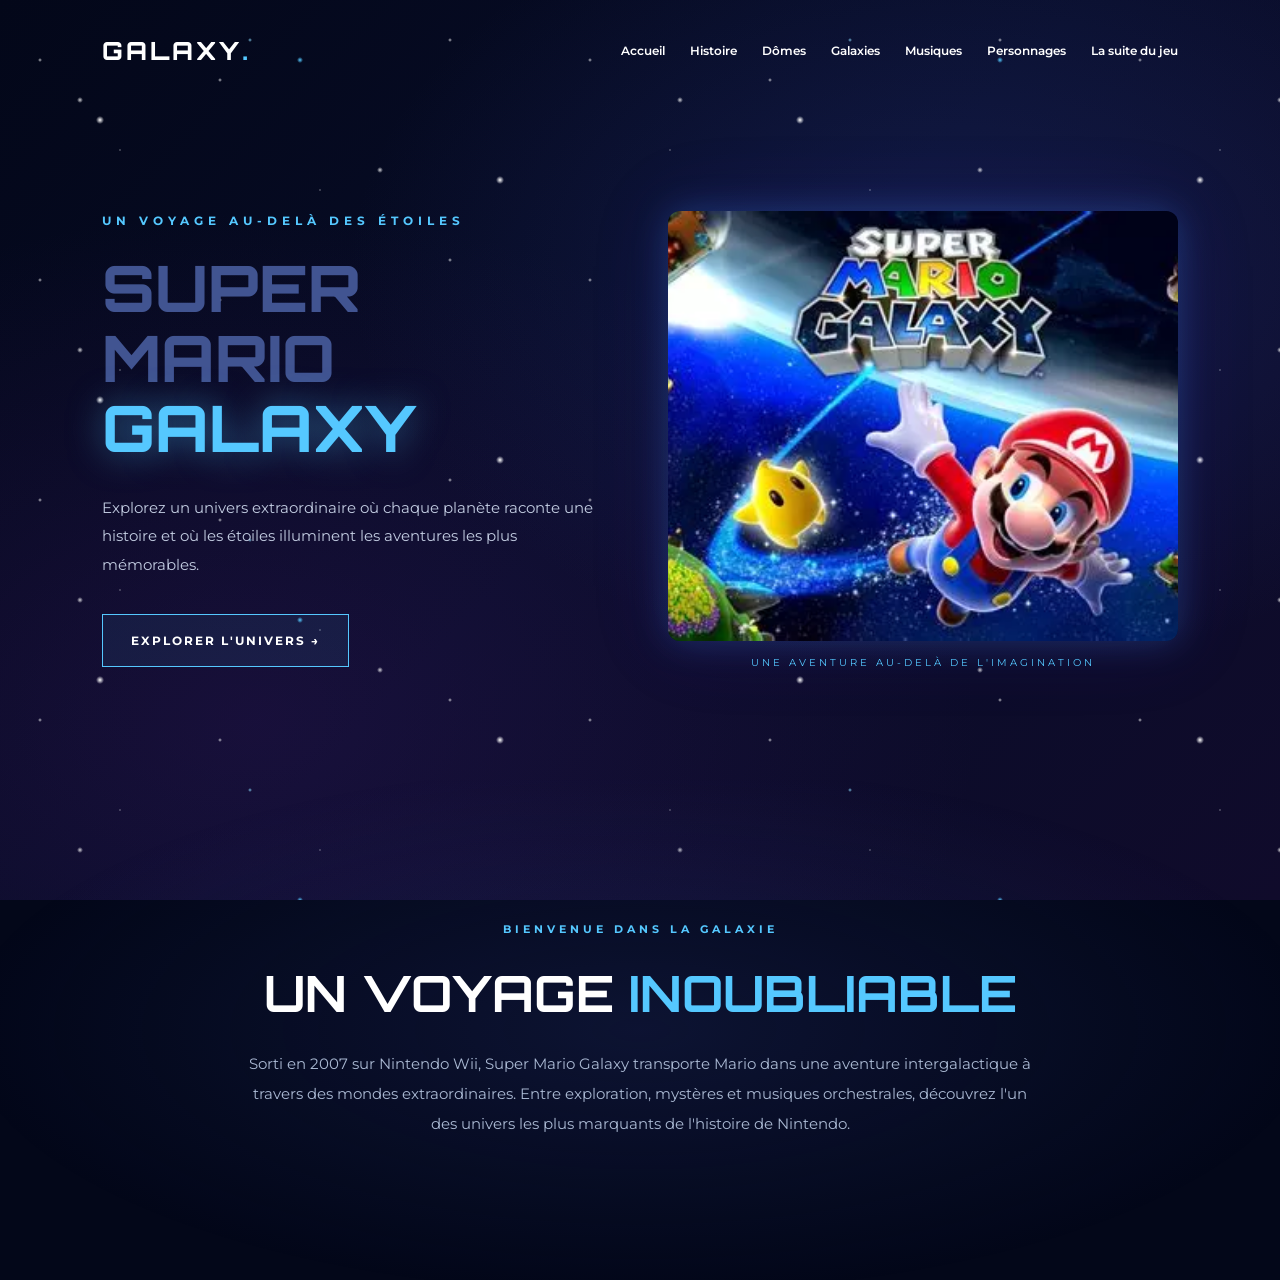
<file: index.html>
<!DOCTYPE html>
<html lang="fr">

<head>
    <meta charset="UTF-8">
    <meta name="viewport" content="width=device-width, initial-scale=1.0">

    <title>Super Mario Galaxy | Univers</title>
    <link rel="icon" type="image/png" href="icone luma.png">

    <!-- FEUILLE DE STYLE -->
    <link rel="stylesheet" href="SMG.css">

    <!-- POLICES -->
    <link rel="preconnect" href="https://fonts.googleapis.com">
    <link rel="preconnect" href="https://fonts.gstatic.com" crossorigin>

    <link href="https://fonts.googleapis.com/css2?family=Orbitron:wght@400;500;600;700;800&family=Montserrat:wght@300;400;500;600;700&display=swap" rel="stylesheet">
</head>

<body>

    <!-- FOND SPATIAL -->

    <div class="space-background">
        <div class="stars stars-1"></div>
        <div class="stars stars-2"></div>
        <div class="stars stars-3"></div>
    </div>


    <!-- NAVIGATION -->

    <header class="header">

        <a href="index.html" class="logo">
            GALAXY<span>.</span>
        </a>

        <nav class="navbar">
            <a href="index.html">Accueil</a>
            <a href="histoire.html">Histoire</a>
            <a href="dômes.html">Dômes</a>
            <a href="galaxies.html">Galaxies</a>
            <a href="musiques.html">Musiques</a>
            <a href="personnages.html">Personnages</a>
            <a href="La suite du jeu.html">La suite du jeu</a>
        </nav>

    </header>


    <!-- ACCUEIL -->

    <main>

        <section class="hero">

            <div class="hero-content">

                <p class="subtitle">
                    UN VOYAGE AU-DELÀ DES ÉTOILES
                </p>

                <h1>
                    SUPER MARIO
                    <span>GALAXY</span>
                </h1>

                <p class="description">
                    Explorez un univers extraordinaire où chaque
                    planète raconte une histoire et où les étoiles
                    illuminent les aventures les plus mémorables.
                </p>

                <a href="#presentation" class="hero-button">
                    EXPLORER L'UNIVERS →
                </a>

            </div>


            <div class="hero-image">

                <img
                    src="SMG_WP.png"
                    alt="Illustration de Super Mario Galaxy"
                >

                <p class="image-caption">
                    UNE AVENTURE AU-DELÀ DE L'IMAGINATION
                </p>

            </div>

        </section>


        <!-- PRESENTATION -->

        <section class="presentation" id="presentation">

            <div class="presentation-content">

                <p class="section-label">
                    BIENVENUE DANS LA GALAXIE
                </p>

                <h2>
                    UN VOYAGE <span>INOUBLIABLE</span>
                </h2>

                <p>
                    Sorti en 2007 sur Nintendo Wii, Super Mario Galaxy
                    transporte Mario dans une aventure intergalactique
                    à travers des mondes extraordinaires.

                    Entre exploration, mystères et musiques orchestrales,
                    découvrez l'un des univers les plus marquants de
                    l'histoire de Nintendo.
                </p>

            </div>

        </section>

    </main>

</body>
</html>
</file>
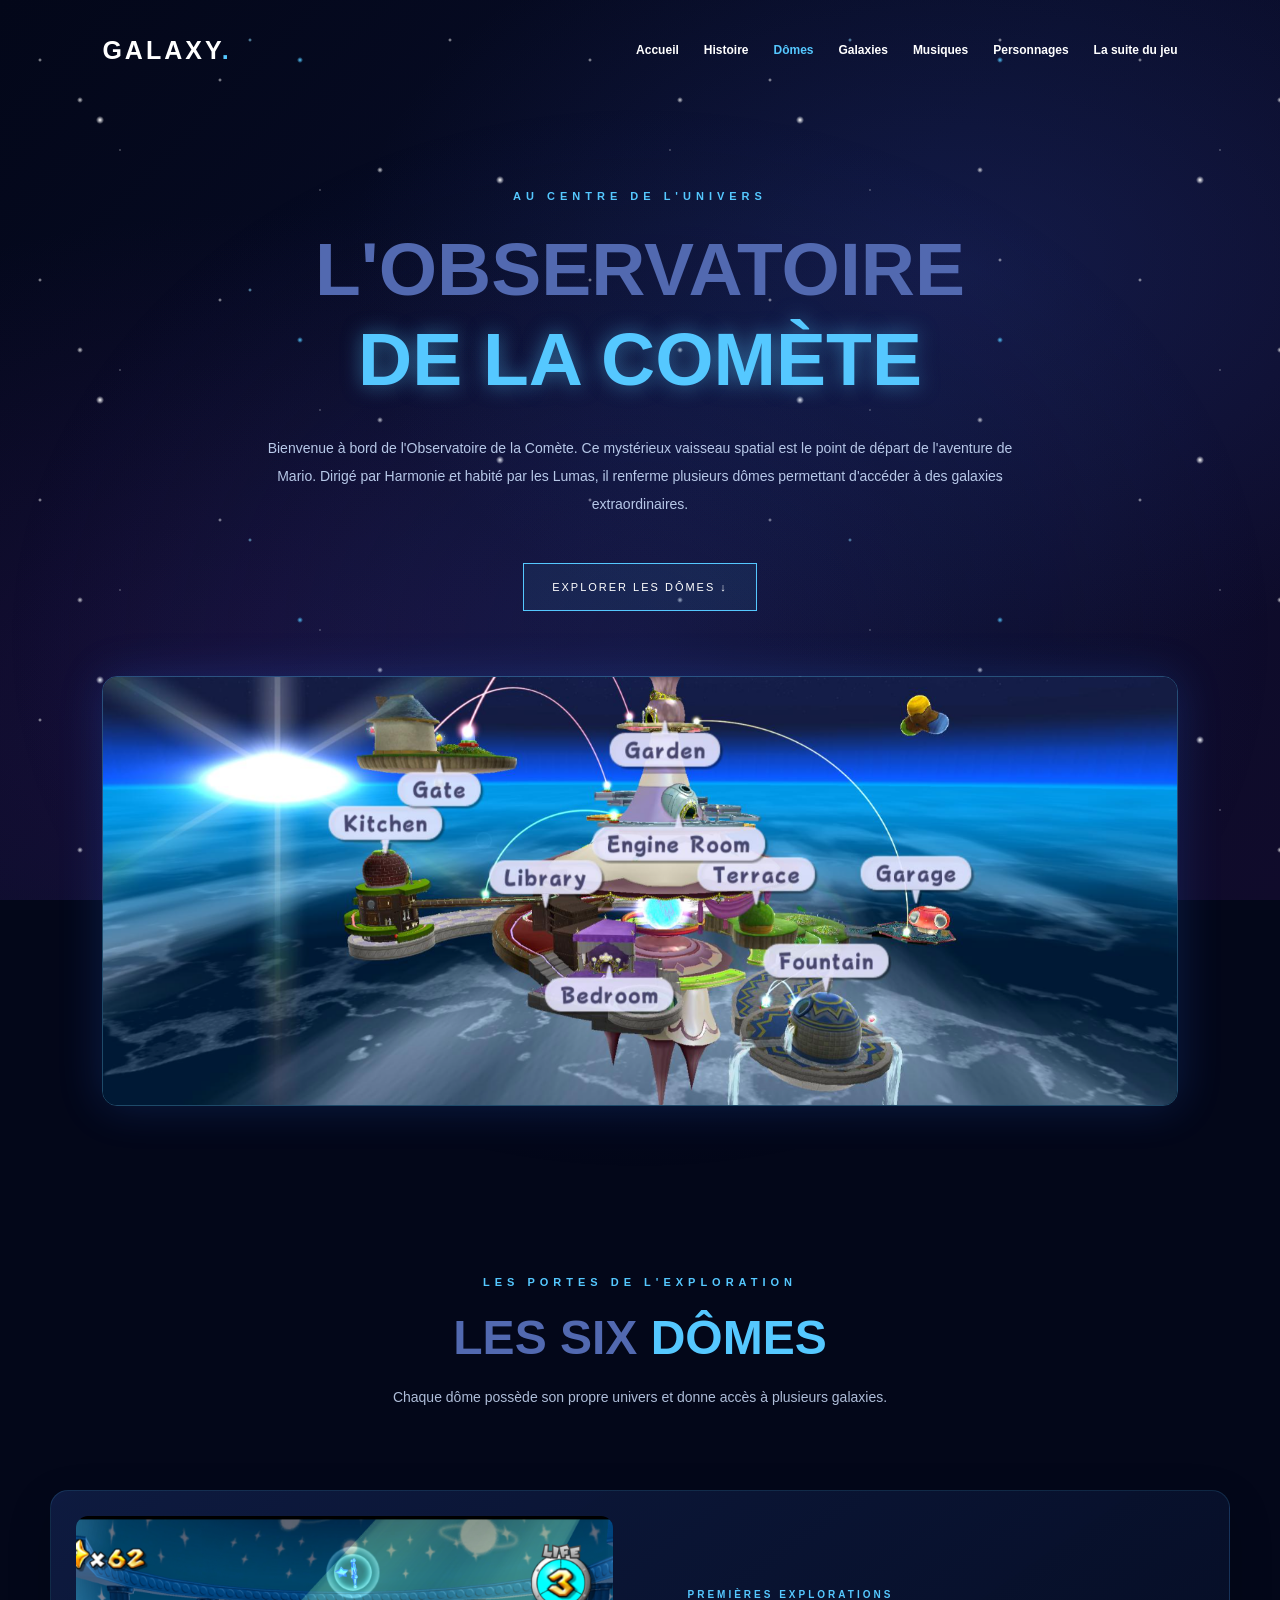
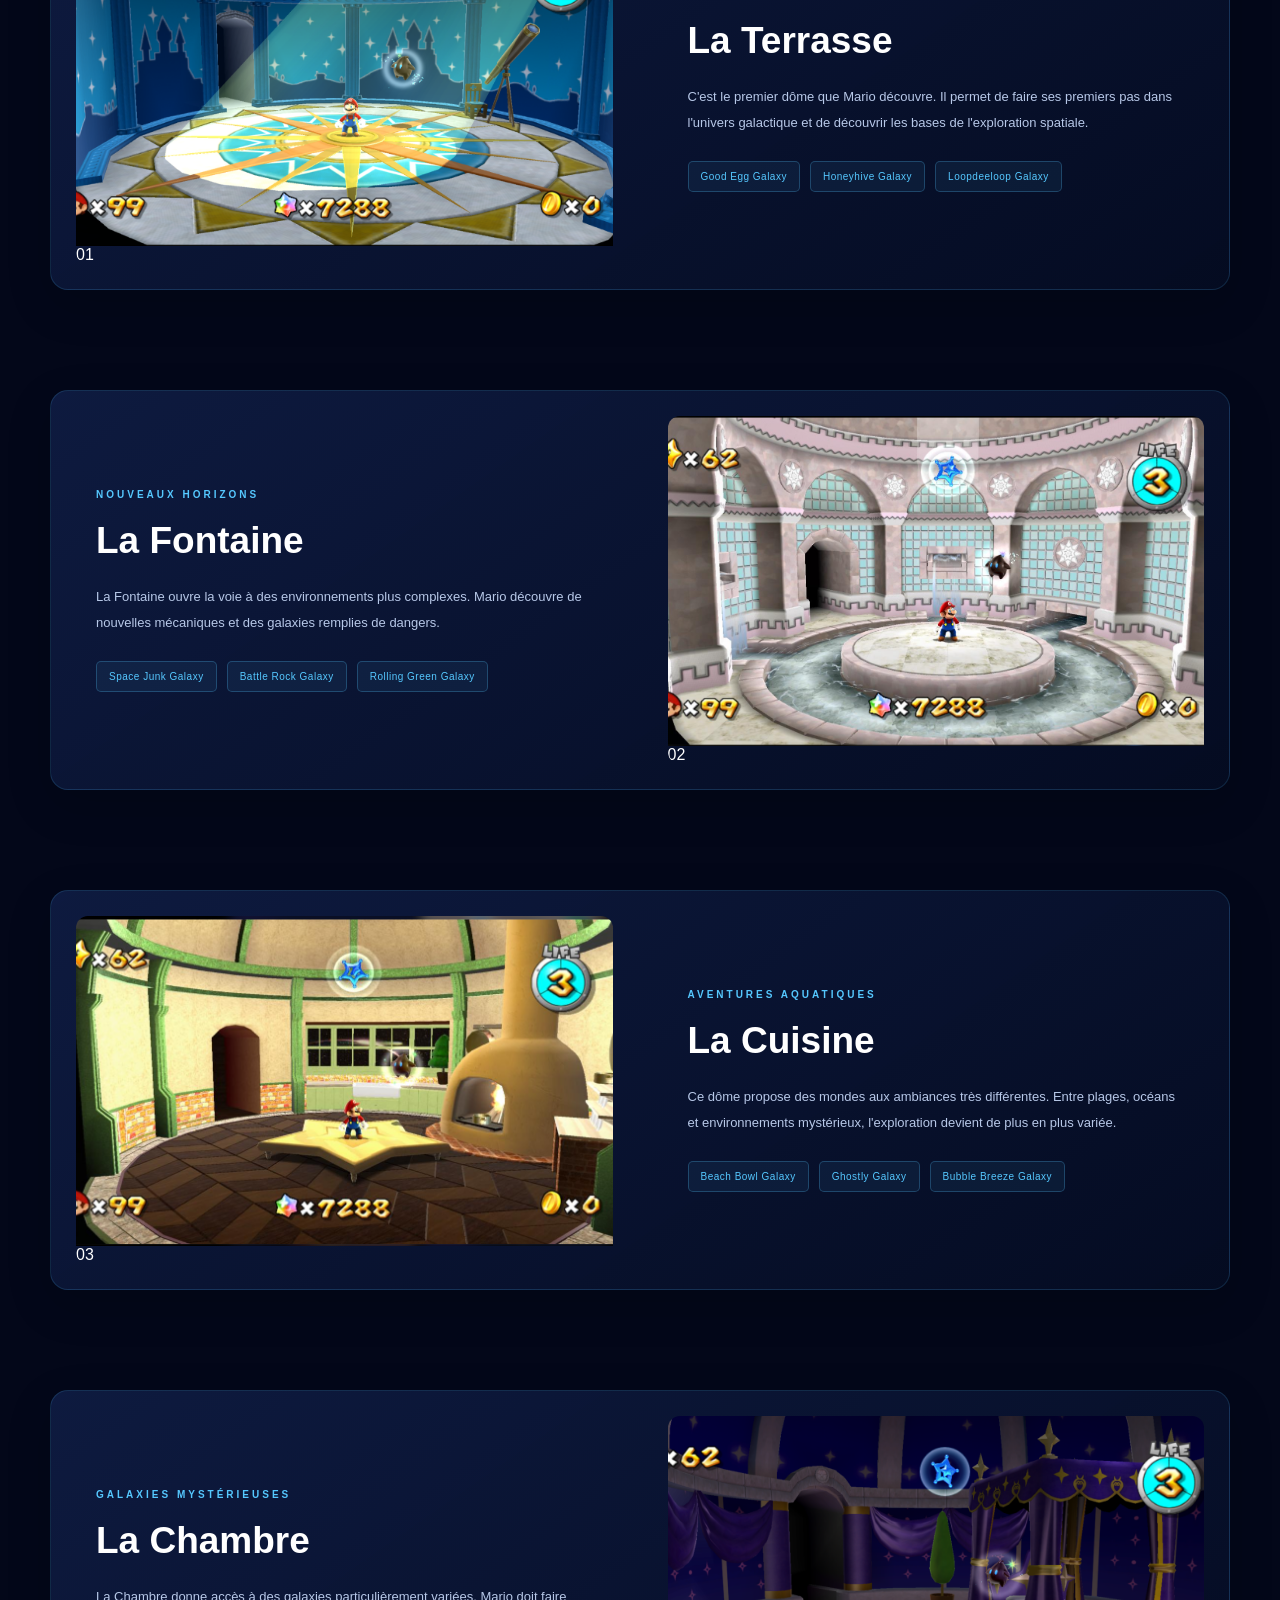
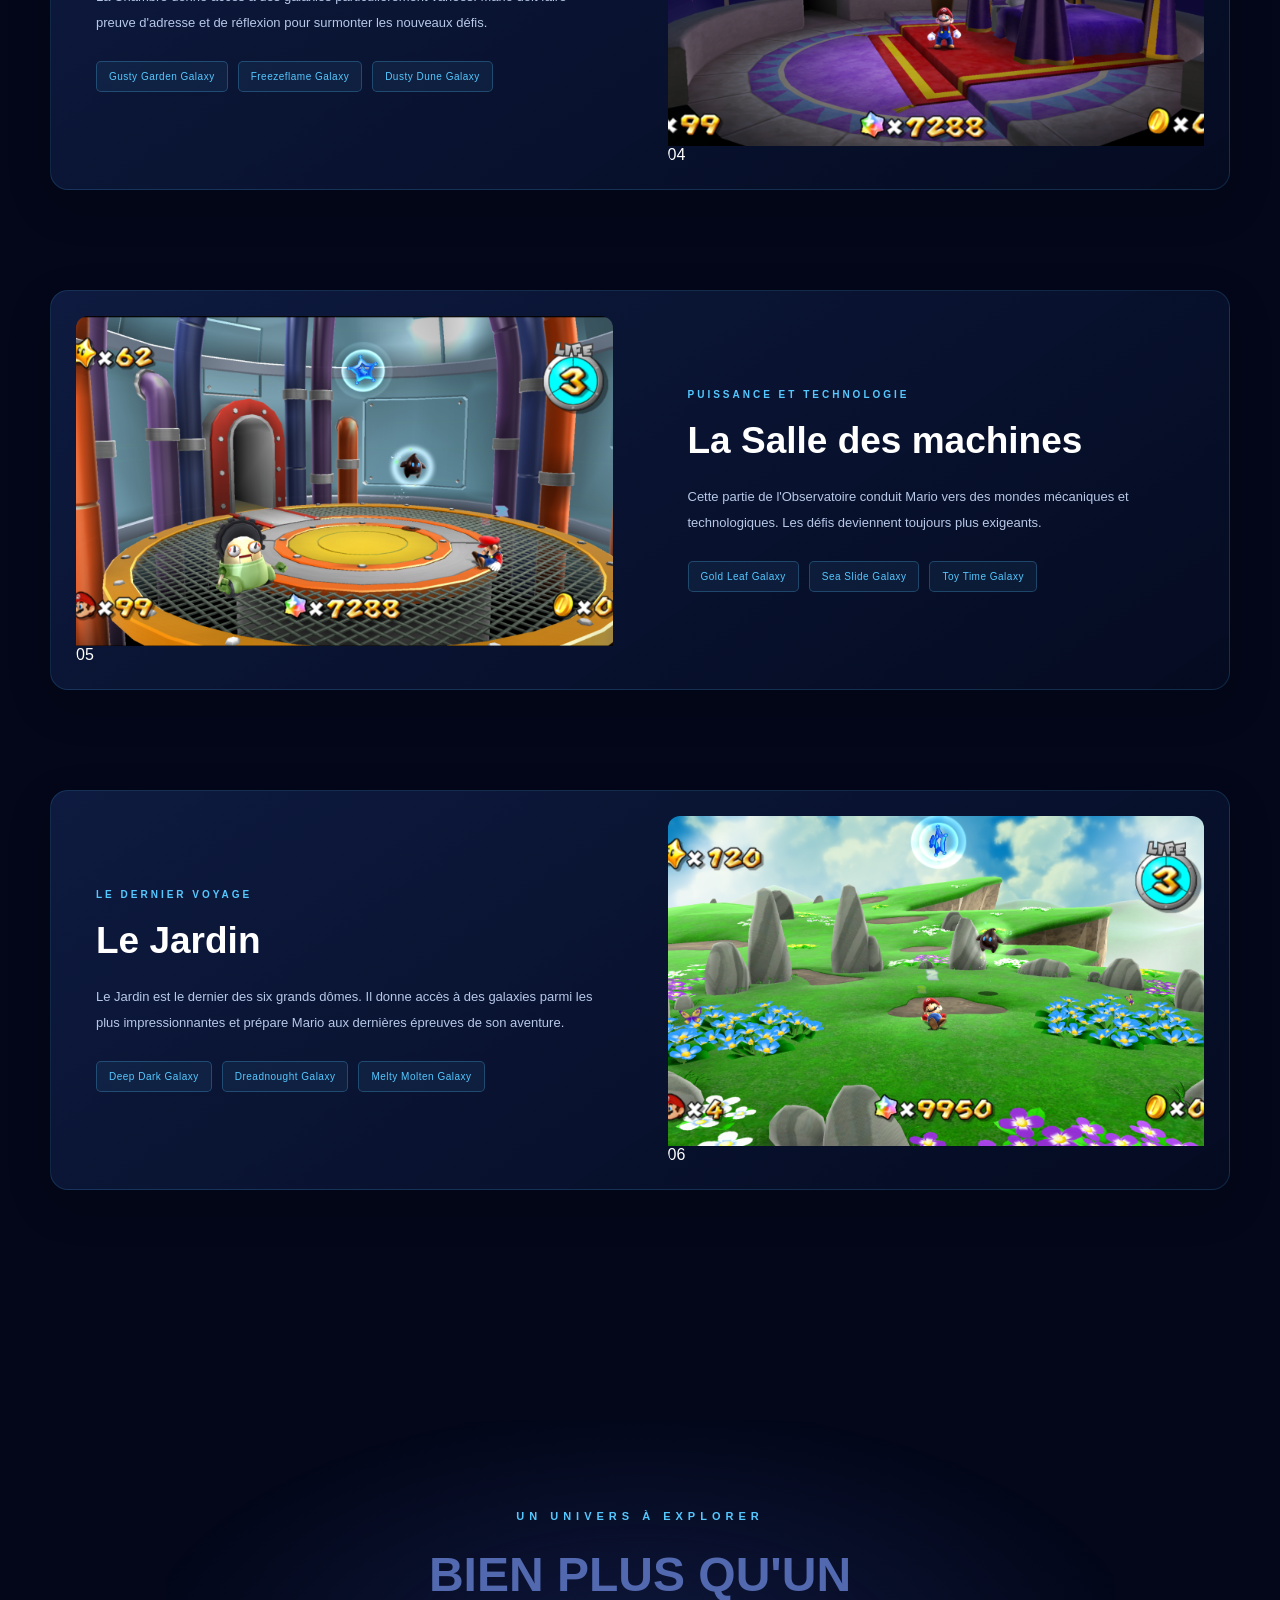
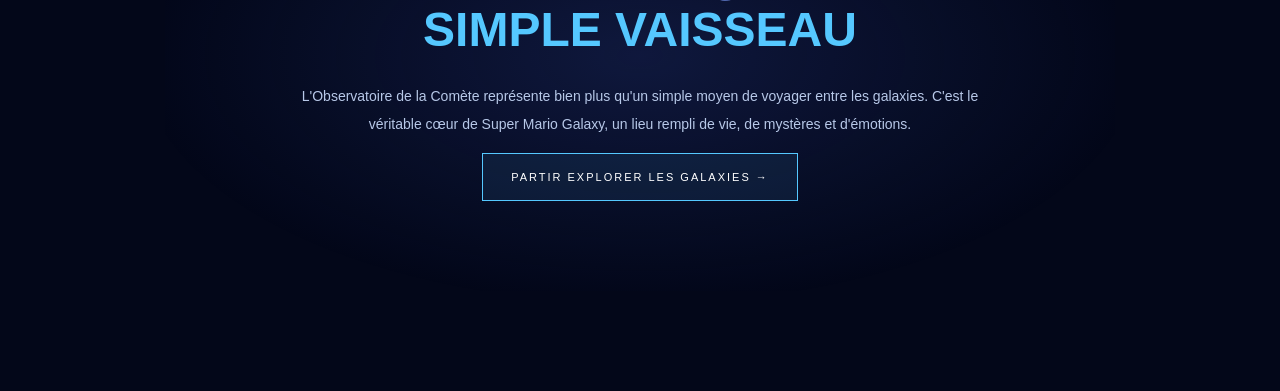
<file: dômes.html>
<!DOCTYPE html>
<html lang="fr">

<head>
    <meta charset="UTF-8">
    <meta name="viewport" content="width=device-width, initial-scale=1.0">

    <title>Les Dômes | Super Mario Galaxy</title>
    <link rel="icon" type="image/png" href="icone luma.png">

    <link rel="stylesheet" href="SMG.css">
</head>

<body>

    <!-- FOND SPATIAL -->

    <div class="space-background">
        <div class="stars stars-1"></div>
        <div class="stars stars-2"></div>
        <div class="stars stars-3"></div>
    </div>


    <!-- NAVIGATION -->

    <header class="header">

        <a href="index.html" class="logo">
            GALAXY<span>.</span>
        </a>

        <nav class="navbar">
            <a href="index.html">Accueil</a>
            <a href="histoire.html">Histoire</a>
            <a href="dômes.html" class="active">Dômes</a>
            <a href="galaxies.html">Galaxies</a>
            <a href="musiques.html">Musiques</a>
            <a href="personnages.html">Personnages</a>
            <a href="suite.html">La suite du jeu</a>
        </nav>

    </header>


    <main class="dome-page">


        <!-- INTRODUCTION -->

        <section class="dome-hero">

            <p class="dome-label">
                AU CENTRE DE L'UNIVERS
            </p>

            <h1>
                L'OBSERVATOIRE
                <span>DE LA COMÈTE</span>
            </h1>

            <p class="dome-intro">
                Bienvenue à bord de l'Observatoire de la Comète.
                Ce mystérieux vaisseau spatial est le point de départ
                de l'aventure de Mario.

                Dirigé par Harmonie et habité par les Lumas,
                il renferme plusieurs dômes permettant d'accéder
                à des galaxies extraordinaires.
            </p>

            <a href="#les-domes" class="dome-button">
                EXPLORER LES DÔMES ↓
            </a>

            <div class="dome-hero-image">
                <img src="Observatoire.png"
                     alt="L'Observatoire de la Comète">
            </div>

        </section>


        <!-- PRESENTATION DES DOMES -->

        <section class="dome-library" id="les-domes">

            <div class="dome-heading">

                <p class="dome-label">
                    LES PORTES DE L'EXPLORATION
                </p>

                <h2>
                    LES SIX <span>DÔMES</span>
                </h2>

                <p>
                    Chaque dôme possède son propre univers
                    et donne accès à plusieurs galaxies.
                </p>

            </div>


            <!-- TERRASSE -->

            <article class="dome-card">

                <div class="dome-card-image">
                    <img src="terrasse.png"
                         alt="Le dôme de la Terrasse">
                    <span class="dome-number">01</span>
                </div>

                <div class="dome-card-content">

                    <p class="dome-category">PREMIÈRES EXPLORATIONS</p>

                    <h3>La Terrasse</h3>

                    <p>
                        C'est le premier dôme que Mario découvre.
                        Il permet de faire ses premiers pas dans
                        l'univers galactique et de découvrir
                        les bases de l'exploration spatiale.
                    </p>

                    <div class="galaxy-list">
                        <span>Good Egg Galaxy</span>
                        <span>Honeyhive Galaxy</span>
                        <span>Loopdeeloop Galaxy</span>
                    </div>

                </div>

            </article>


            <!-- FONTAINE -->

            <article class="dome-card reverse">

                <div class="dome-card-image">
                    <img src="salle de bain.png"
                         alt="Le dôme de la Fontaine">
                    <span class="dome-number">02</span>
                </div>

                <div class="dome-card-content">

                    <p class="dome-category">NOUVEAUX HORIZONS</p>

                    <h3>La Fontaine</h3>

                    <p>
                        La Fontaine ouvre la voie à des environnements
                        plus complexes. Mario découvre de nouvelles
                        mécaniques et des galaxies remplies de dangers.
                    </p>

                    <div class="galaxy-list">
                        <span>Space Junk Galaxy</span>
                        <span>Battle Rock Galaxy</span>
                        <span>Rolling Green Galaxy</span>
                    </div>

                </div>

            </article>


            <!-- CUISINE -->

            <article class="dome-card">

                <div class="dome-card-image">
                    <img src="cuisine.png"
                         alt="Le dôme de la Cuisine">
                    <span class="dome-number">03</span>
                </div>

                <div class="dome-card-content">

                    <p class="dome-category">AVENTURES AQUATIQUES</p>

                    <h3>La Cuisine</h3>

                    <p>
                        Ce dôme propose des mondes aux ambiances
                        très différentes. Entre plages, océans
                        et environnements mystérieux, l'exploration
                        devient de plus en plus variée.
                    </p>

                    <div class="galaxy-list">
                        <span>Beach Bowl Galaxy</span>
                        <span>Ghostly Galaxy</span>
                        <span>Bubble Breeze Galaxy</span>
                    </div>

                </div>

            </article>


            <!-- CHAMBRE -->

            <article class="dome-card reverse">

                <div class="dome-card-image">
                    <img src="chambre.png"
                         alt="Le dôme de la Chambre">
                    <span class="dome-number">04</span>
                </div>

                <div class="dome-card-content">

                    <p class="dome-category">GALAXIES MYSTÉRIEUSES</p>

                    <h3>La Chambre</h3>

                    <p>
                        La Chambre donne accès à des galaxies
                        particulièrement variées. Mario doit
                        faire preuve d'adresse et de réflexion
                        pour surmonter les nouveaux défis.
                    </p>

                    <div class="galaxy-list">
                        <span>Gusty Garden Galaxy</span>
                        <span>Freezeflame Galaxy</span>
                        <span>Dusty Dune Galaxy</span>
                    </div>

                </div>

            </article>


            <!-- SALLE DES MACHINES -->

            <article class="dome-card">

                <div class="dome-card-image">
                    <img src="salle des machines.png"
                         alt="La Salle des machines">
                    <span class="dome-number">05</span>
                </div>

                <div class="dome-card-content">

                    <p class="dome-category">PUISSANCE ET TECHNOLOGIE</p>

                    <h3>La Salle des machines</h3>

                    <p>
                        Cette partie de l'Observatoire conduit Mario
                        vers des mondes mécaniques et technologiques.
                        Les défis deviennent toujours plus exigeants.
                    </p>

                    <div class="galaxy-list">
                        <span>Gold Leaf Galaxy</span>
                        <span>Sea Slide Galaxy</span>
                        <span>Toy Time Galaxy</span>
                    </div>

                </div>

            </article>


            <!-- JARDIN -->

            <article class="dome-card reverse">

                <div class="dome-card-image">
                    <img src="jardins.png"
                         alt="Le dôme du Jardin">
                    <span class="dome-number">06</span>
                </div>

                <div class="dome-card-content">

                    <p class="dome-category">LE DERNIER VOYAGE</p>

                    <h3>Le Jardin</h3>

                    <p>
                        Le Jardin est le dernier des six grands dômes.
                        Il donne accès à des galaxies parmi les plus
                        impressionnantes et prépare Mario aux
                        dernières épreuves de son aventure.
                    </p>

                    <div class="galaxy-list">
                        <span>Deep Dark Galaxy</span>
                        <span>Dreadnought Galaxy</span>
                        <span>Melty Molten Galaxy</span>
                    </div>

                </div>

            </article>

        </section>


        <!-- CONCLUSION -->

        <section class="dome-ending">

            <p class="dome-label">UN UNIVERS À EXPLORER</p>

            <h2>
                BIEN PLUS QU'UN
                <span>SIMPLE VAISSEAU</span>
            </h2>

            <p>
                L'Observatoire de la Comète représente bien plus
                qu'un simple moyen de voyager entre les galaxies.
                C'est le véritable cœur de Super Mario Galaxy,
                un lieu rempli de vie, de mystères et d'émotions.
            </p>

            <a href="galaxies.html" class="dome-button">
                PARTIR EXPLORER LES GALAXIES →
            </a>

        </section>

    </main>

</body>
</html>
</file>
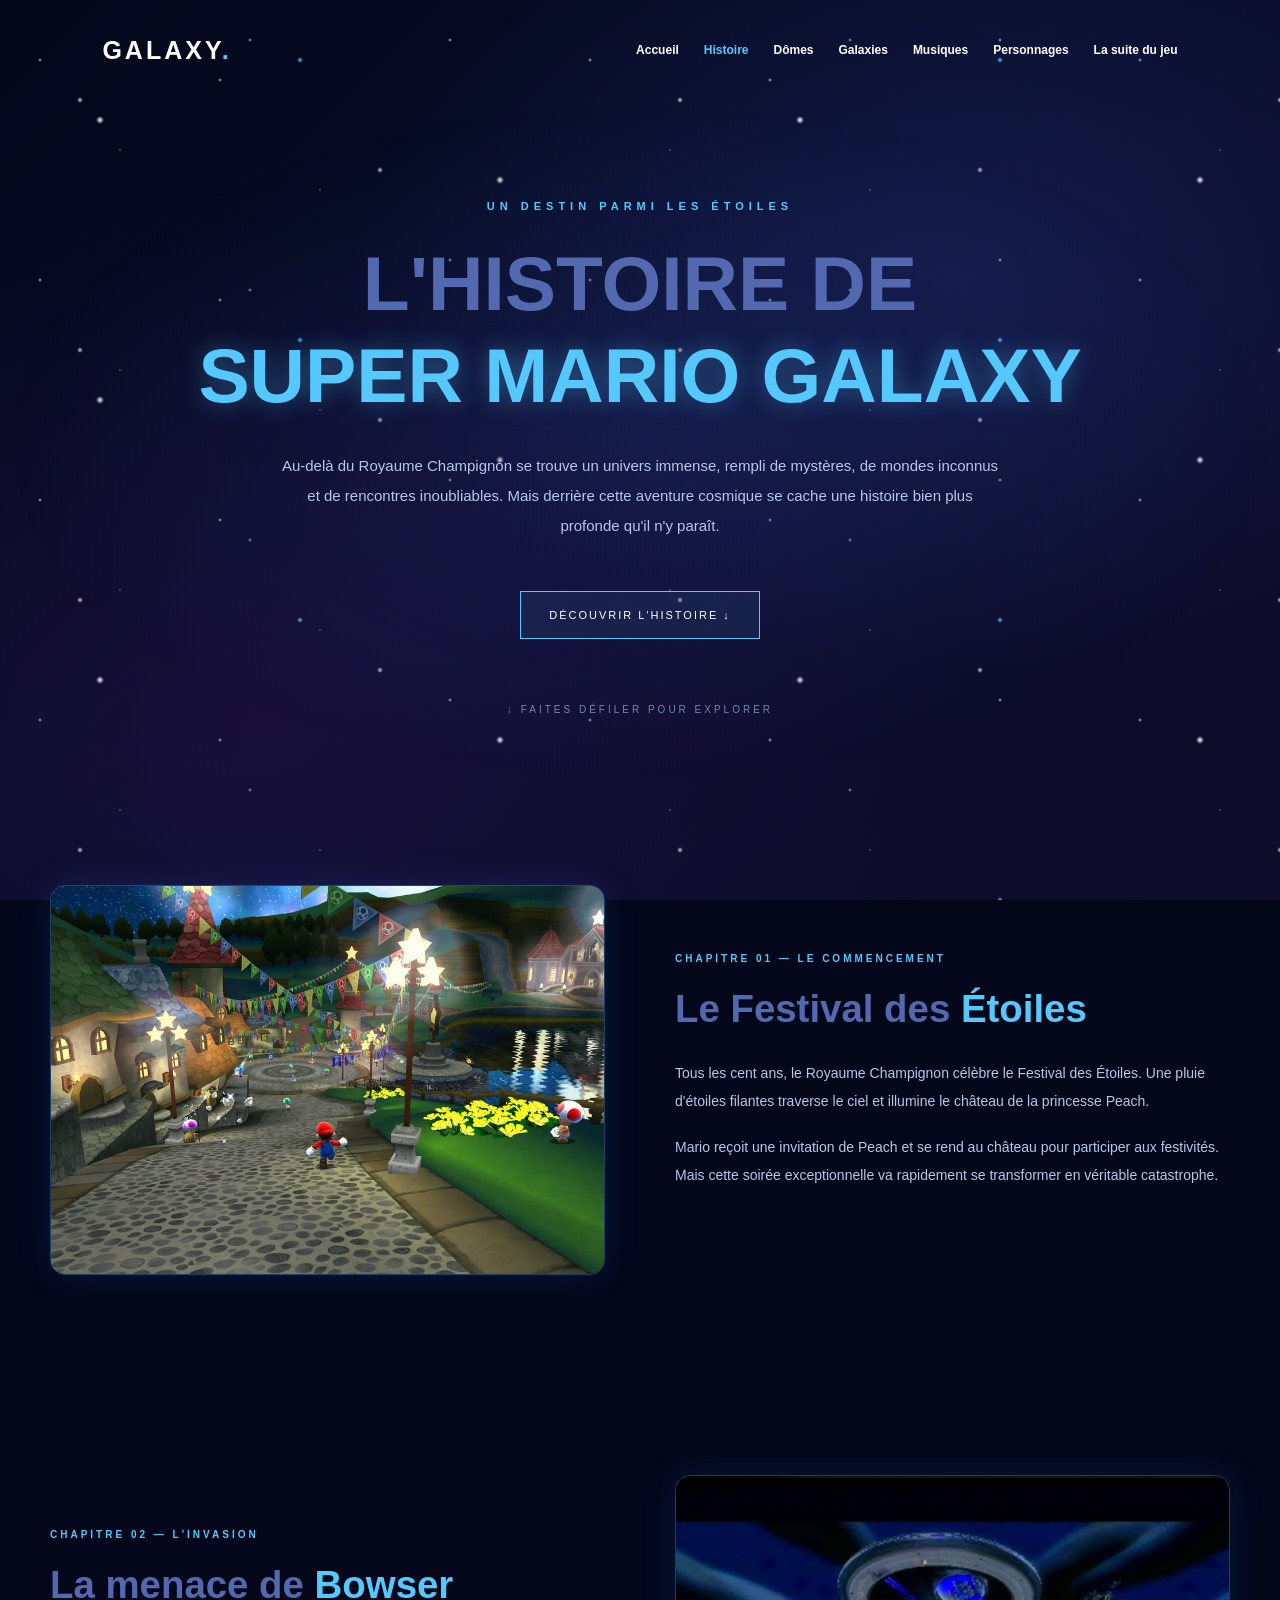
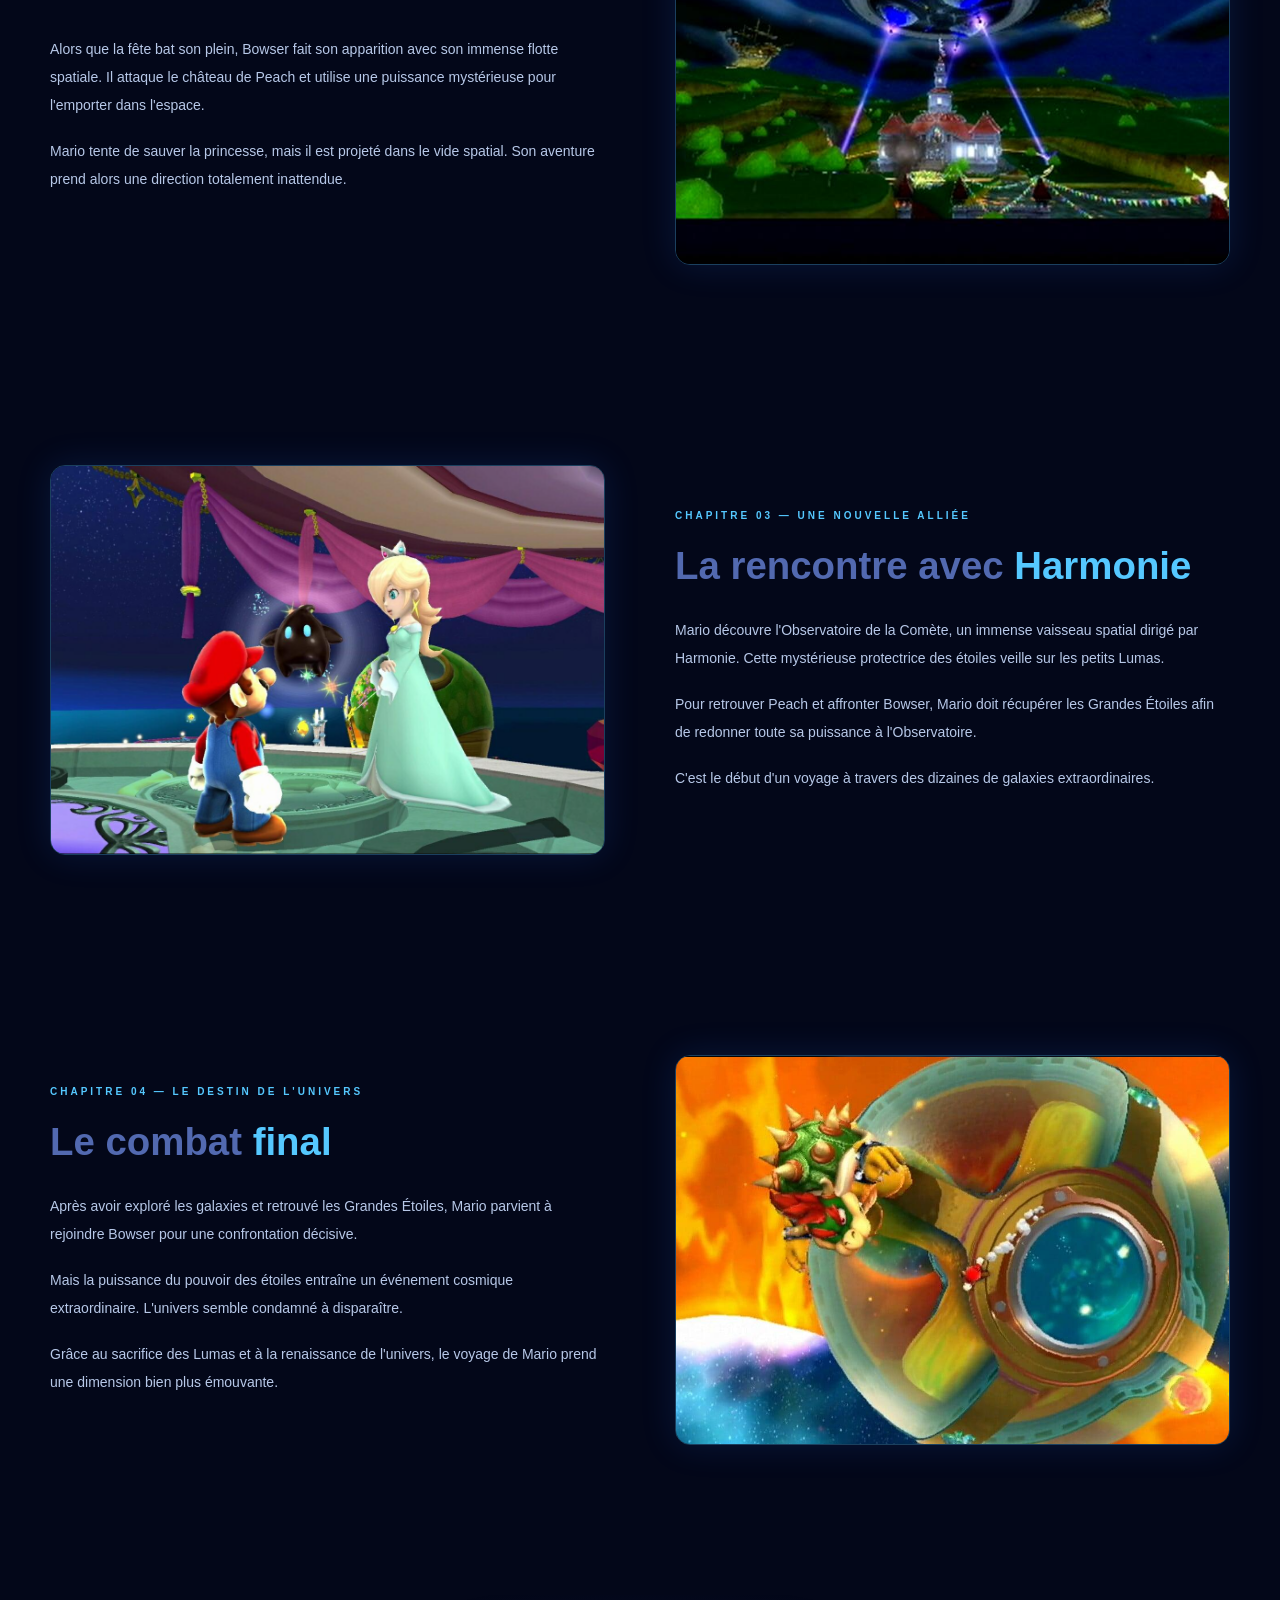
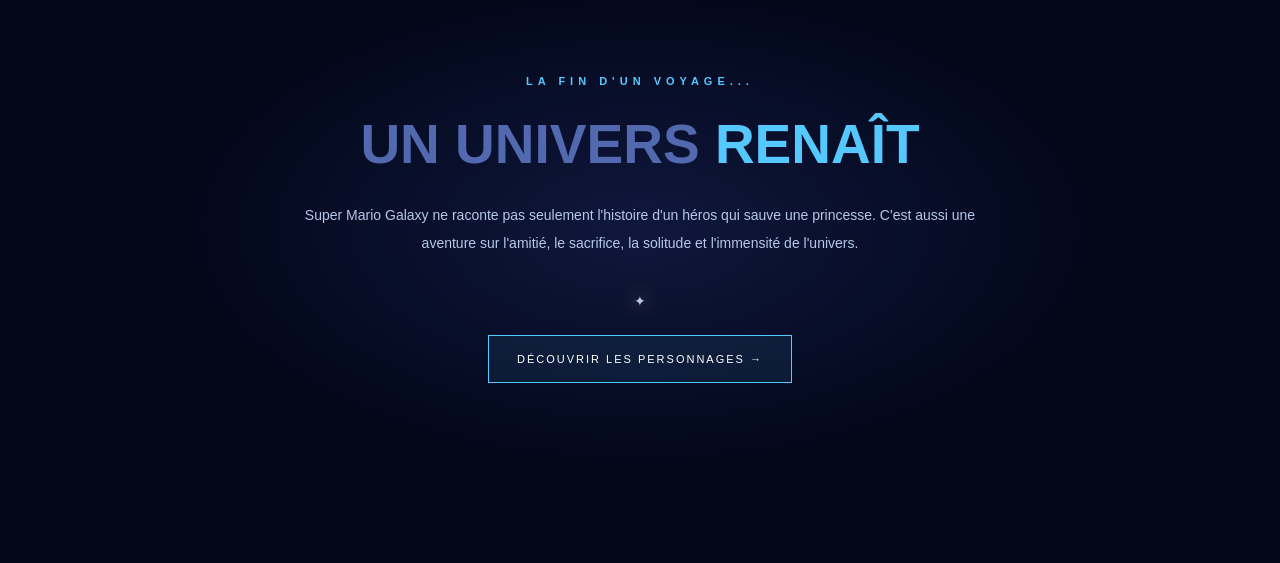
<file: histoire.html>
<!DOCTYPE html>
<html lang="fr">

<head>
    <meta charset="UTF-8">
    <meta name="viewport" content="width=device-width, initial-scale=1.0">

    <title>Histoire | Super Mario Galaxy</title>
    <link rel="icon" type="image/png" href="icone luma.png">

    <link rel="stylesheet" href="SMG.css">
</head>

<body>

    <!-- FOND ETOILE -->

    <div class="space-background">
        <div class="stars stars-1"></div>
        <div class="stars stars-2"></div>
        <div class="stars stars-3"></div>
    </div>


    <!-- NAVIGATION -->

    <header class="header">

        <a href="index.html" class="logo">
            GALAXY<span>.</span>
        </a>

        <nav class="navbar">
            <a href="index.html">Accueil</a>
            <a href="histoire.html" class="active">Histoire</a>
            <a href="dômes.html">Dômes</a>
            <a href="galaxies.html">Galaxies</a>
            <a href="musiques.html">Musiques</a>
            <a href="personnages.html">Personnages</a>
            <a href="La suite du jeu.html">La suite du jeu</a>
        </nav>

    </header>


    <main class="story-page">

        <!-- INTRODUCTION -->

        <section class="story-hero">

            <p class="story-label">
                UN DESTIN PARMI LES ÉTOILES
            </p>

            <h1>
                L'HISTOIRE DE
                <span>SUPER MARIO GALAXY</span>
            </h1>

            <p class="story-intro">
                Au-delà du Royaume Champignon se trouve un univers
                immense, rempli de mystères, de mondes inconnus
                et de rencontres inoubliables.
                Mais derrière cette aventure cosmique se cache
                une histoire bien plus profonde qu'il n'y paraît.
            </p>

            <a href="#chapitre-1" class="story-button">
                DÉCOUVRIR L'HISTOIRE ↓
            </a>

            <div class="story-scroll">
                ↓ FAITES DÉFILER POUR EXPLORER
            </div>

        </section>


        <!-- CHAPITRE 1 -->

        <section class="story-chapter" id="chapitre-1">

            <div class="chapter-image">
                <img src="Festival des étoiles.png"
                     alt="Le Festival des Étoiles">
            </div>

            <div class="chapter-text">

                <p class="chapter-number">CHAPITRE 01 — LE COMMENCEMENT</p>

                <h2>Le Festival des <span>Étoiles</span></h2>

                <p>
                    Tous les cent ans, le Royaume Champignon célèbre
                    le Festival des Étoiles. Une pluie d'étoiles
                    filantes traverse le ciel et illumine le château
                    de la princesse Peach.
                </p>

                <p>
                    Mario reçoit une invitation de Peach et se rend
                    au château pour participer aux festivités.
                    Mais cette soirée exceptionnelle va rapidement
                    se transformer en véritable catastrophe.
                </p>

            </div>

        </section>


        <!-- CHAPITRE 2 -->

        <section class="story-chapter reverse">

            <div class="chapter-image">
                <img src="L'attaque de Bowser.png"
                     alt="Attaque de Bowser">
            </div>

            <div class="chapter-text">

                <p class="chapter-number">CHAPITRE 02 — L'INVASION</p>

                <h2>La menace de <span>Bowser</span></h2>

                <p>
                    Alors que la fête bat son plein, Bowser fait
                    son apparition avec son immense flotte spatiale.
                    Il attaque le château de Peach et utilise une
                    puissance mystérieuse pour l'emporter dans l'espace.
                </p>

                <p>
                    Mario tente de sauver la princesse, mais il est
                    projeté dans le vide spatial.
                    Son aventure prend alors une direction totalement
                    inattendue.
                </p>

            </div>

        </section>


        <!-- CHAPITRE 3 -->

        <section class="story-chapter">

            <div class="chapter-image">
                <img src="Harmonie et les Lumas.png"
                     alt="Harmonie et les Lumas">
            </div>

            <div class="chapter-text">

                <p class="chapter-number">CHAPITRE 03 — UNE NOUVELLE ALLIÉE</p>

                <h2>La rencontre avec <span>Harmonie</span></h2>

                <p>
                    Mario découvre l'Observatoire de la Comète,
                    un immense vaisseau spatial dirigé par Harmonie.
                    Cette mystérieuse protectrice des étoiles
                    veille sur les petits Lumas.
                </p>

                <p>
                    Pour retrouver Peach et affronter Bowser,
                    Mario doit récupérer les Grandes Étoiles
                    afin de redonner toute sa puissance à l'Observatoire.
                </p>

                <p>
                    C'est le début d'un voyage à travers des dizaines
                    de galaxies extraordinaires.
                </p>

            </div>

        </section>


        <!-- CHAPITRE 4 -->

        <section class="story-chapter reverse">

            <div class="chapter-image">
                <img src="Mario face à Bowser.png"
                     alt="Mario face à Bowser dans l'espace">
            </div>

            <div class="chapter-text">

                <p class="chapter-number">CHAPITRE 04 — LE DESTIN DE L'UNIVERS</p>

                <h2>Le combat <span>final</span></h2>

                <p>
                    Après avoir exploré les galaxies et retrouvé
                    les Grandes Étoiles, Mario parvient à rejoindre
                    Bowser pour une confrontation décisive.
                </p>

                <p>
                    Mais la puissance du pouvoir des étoiles entraîne
                    un événement cosmique extraordinaire.
                    L'univers semble condamné à disparaître.
                </p>

                <p>
                    Grâce au sacrifice des Lumas et à la renaissance
                    de l'univers, le voyage de Mario prend une dimension
                    bien plus émouvante.
                </p>

            </div>

        </section>


        <!-- CONCLUSION -->

        <section class="story-ending">

            <p class="story-label">LA FIN D'UN VOYAGE...</p>

            <h2>UN UNIVERS <span>RENAÎT</span></h2>

            <p>
                Super Mario Galaxy ne raconte pas seulement
                l'histoire d'un héros qui sauve une princesse.
                C'est aussi une aventure sur l'amitié, le sacrifice,
                la solitude et l'immensité de l'univers.
            </p>

            <p class="ending-star">✦</p>

            <a href="personnages.html" class="story-button">
                DÉCOUVRIR LES PERSONNAGES →
            </a>

        </section>

    </main>

</body>
</html>
</file>
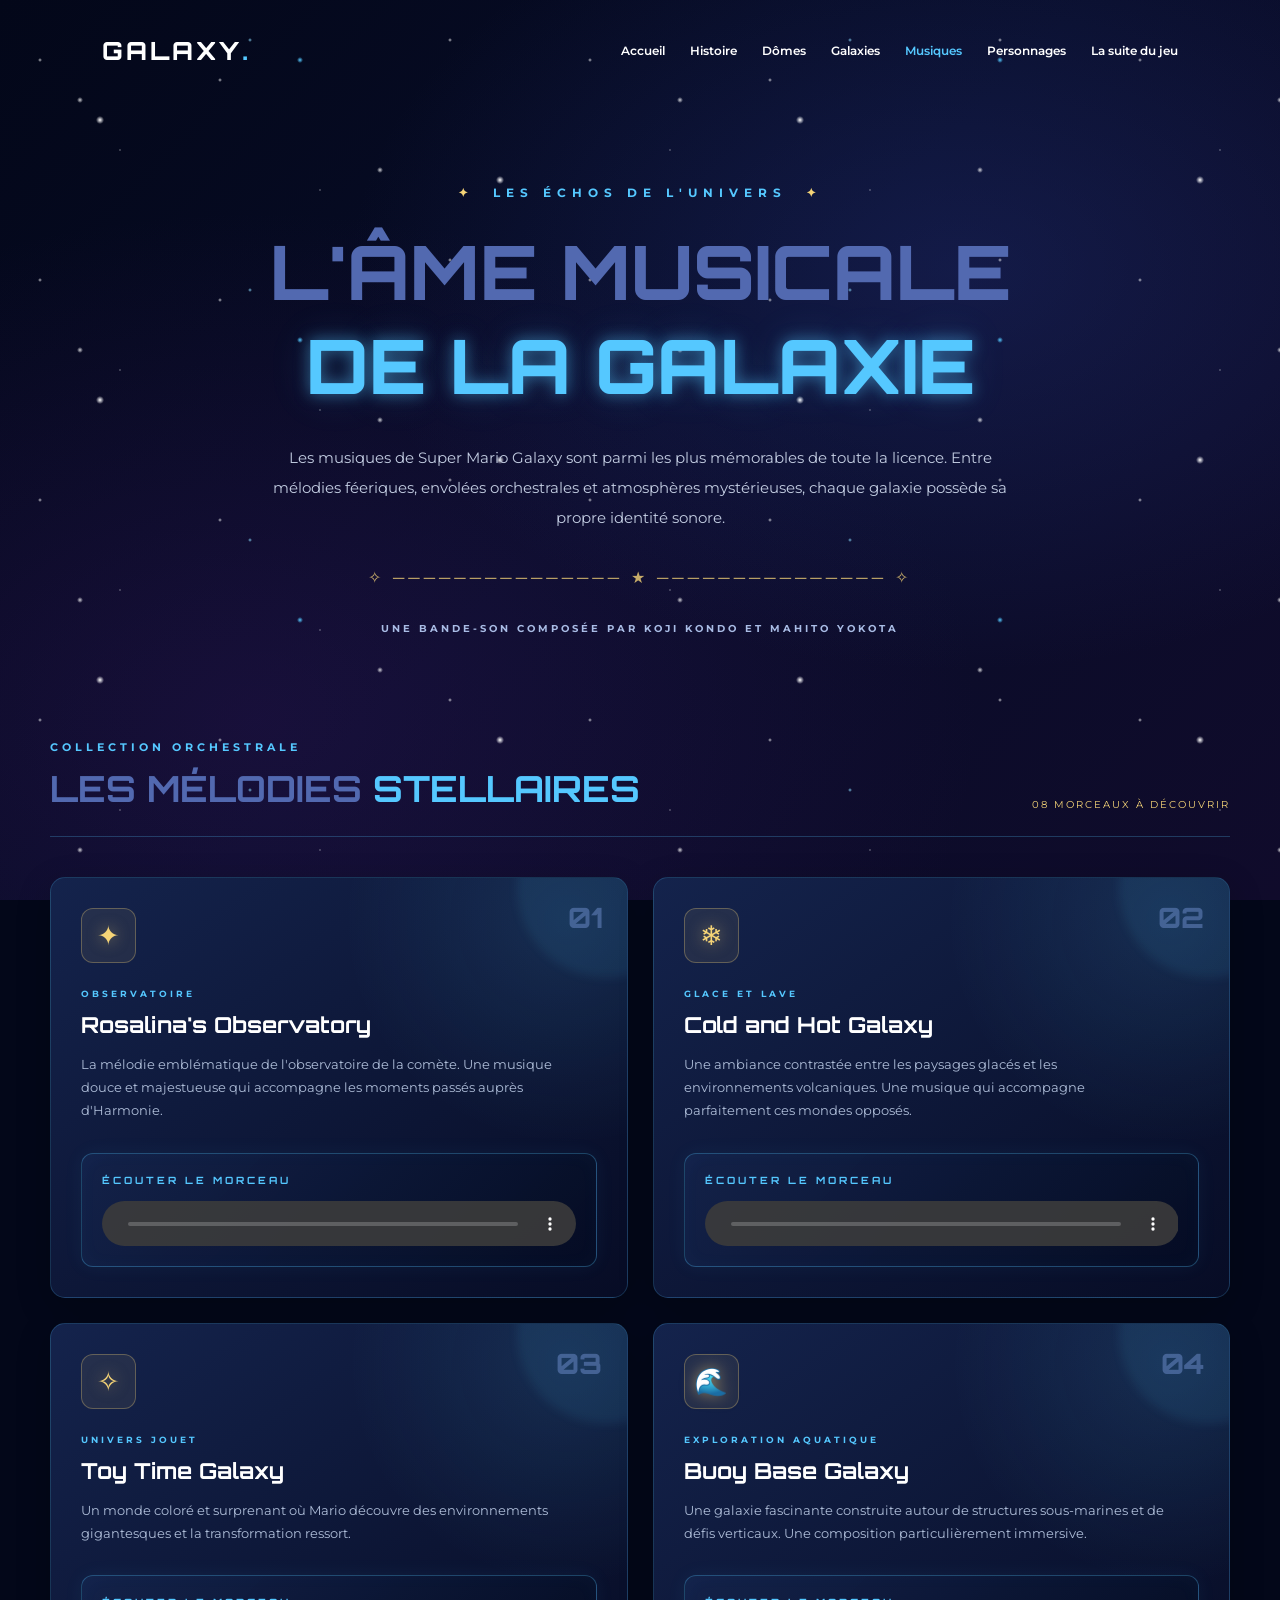
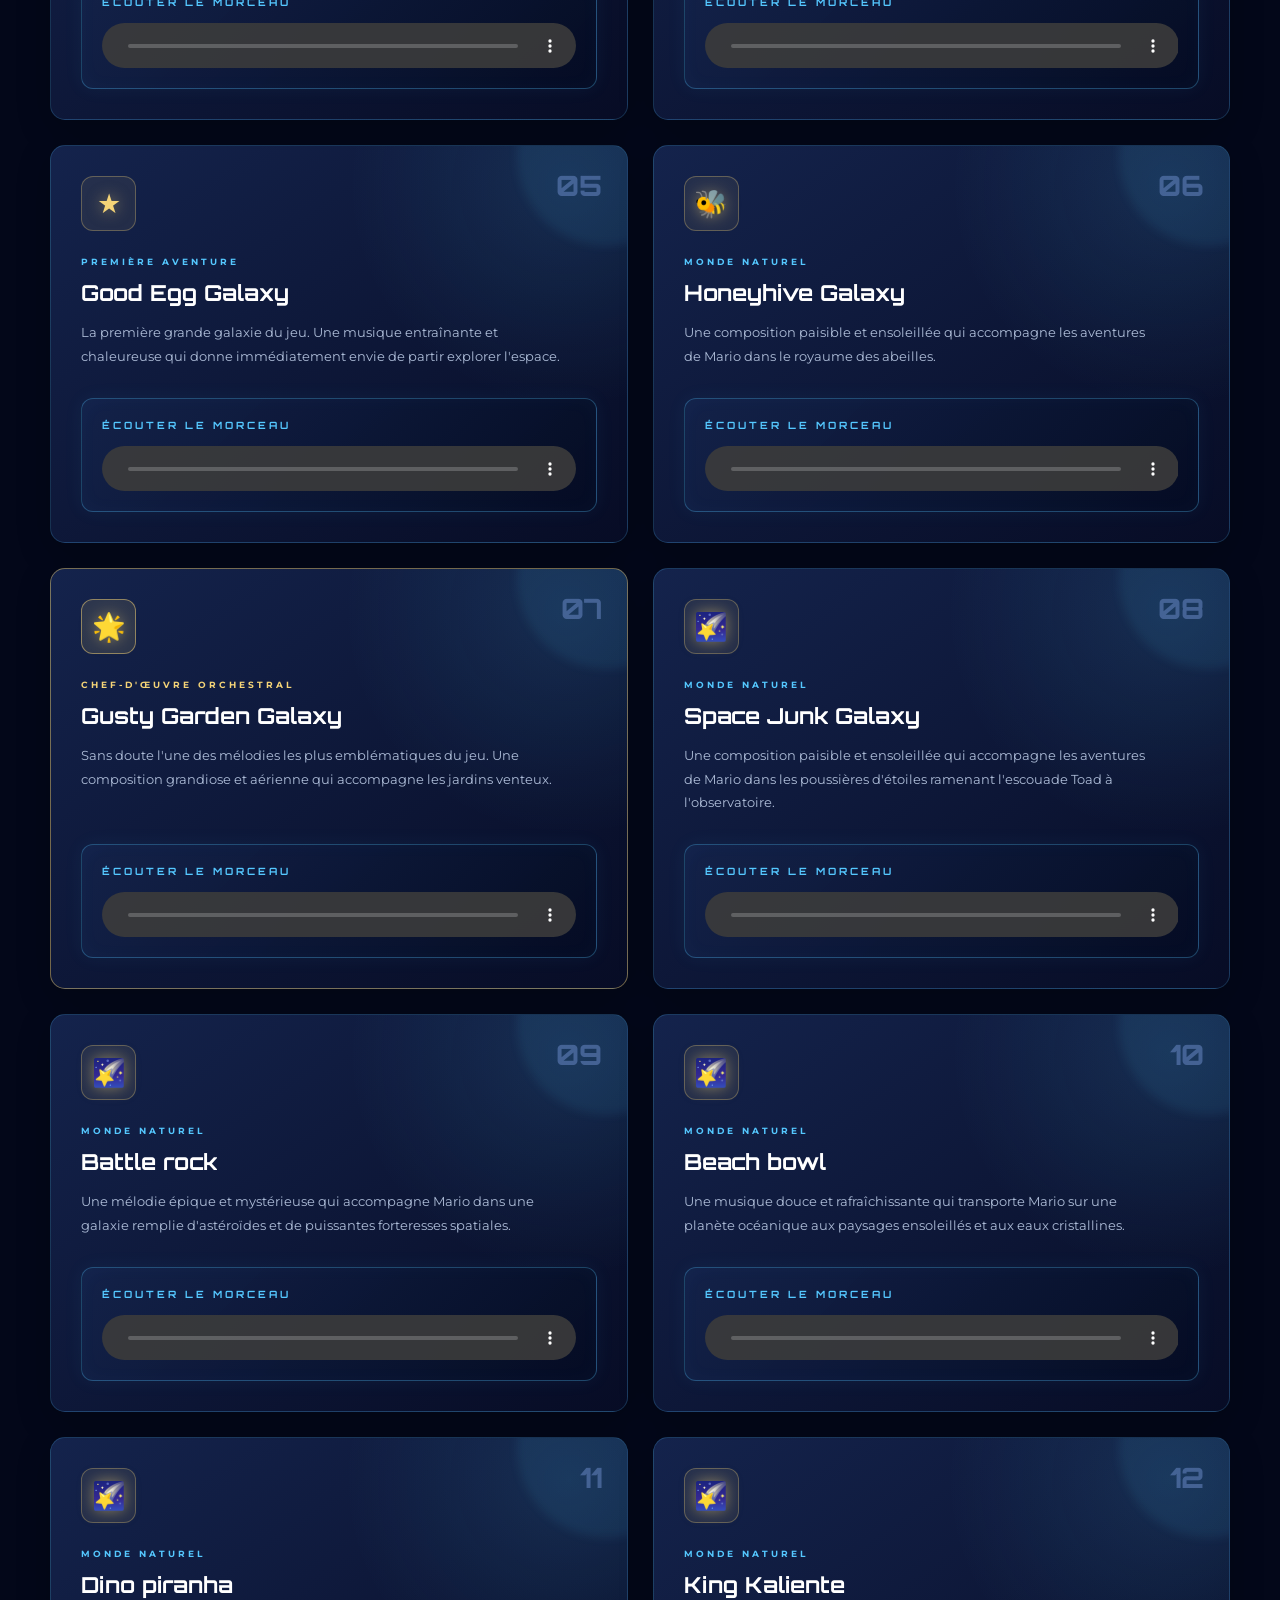
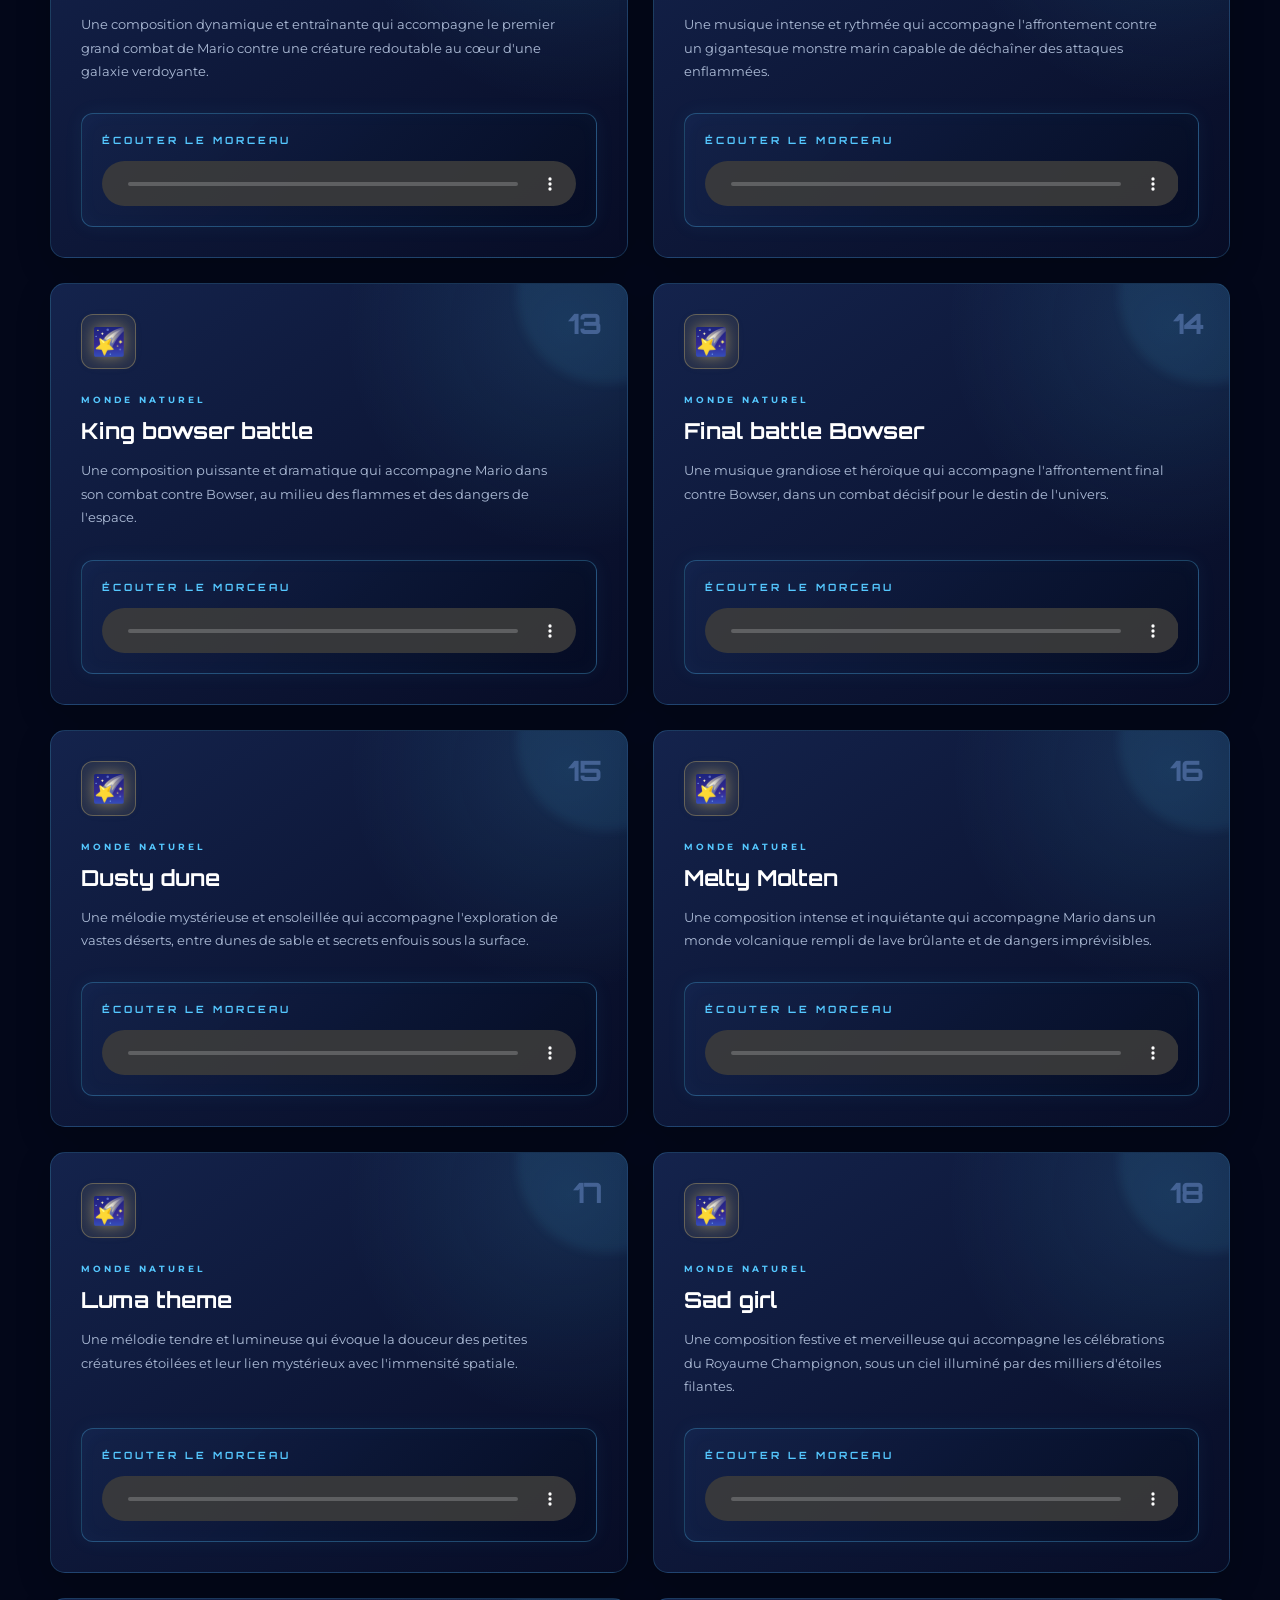
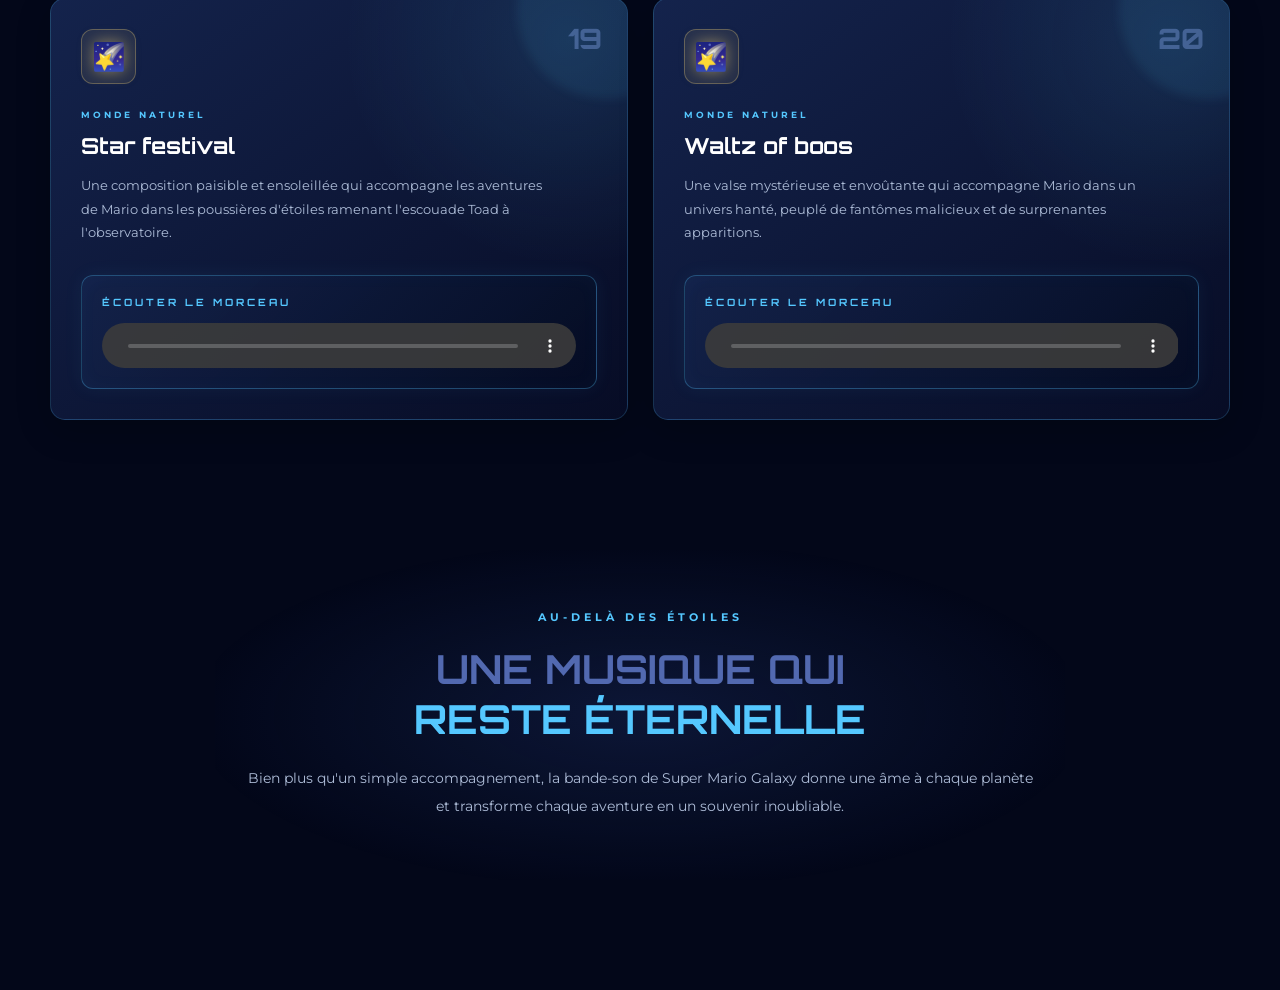
<file: musiques.html>
<!DOCTYPE html>
<html lang="fr">

<head>
    <meta charset="UTF-8">
    <meta name="viewport" content="width=device-width, initial-scale=1.0">

    <title>Les musiques | Super Mario Galaxy</title>
    <link rel="icon" type="image/png" href="icone luma.png">

    <!-- CSS COMMUN A TOUTES LES PAGES -->
    <link rel="stylesheet" href="SMG.css">

    <!-- POLICES -->
    <link rel="preconnect" href="https://fonts.googleapis.com">
    <link rel="preconnect" href="https://fonts.gstatic.com" crossorigin>

    <link href="https://fonts.googleapis.com/css2?family=Orbitron:wght@400;500;600;700;800&family=Montserrat:wght@300;400;500;600;700&display=swap" rel="stylesheet">

</head>

<body>

    <!-- FOND ETOILE -->

    <div class="space-background">
        <div class="stars stars-1"></div>
        <div class="stars stars-2"></div>
        <div class="stars stars-3"></div>
    </div>


    <!-- NAVIGATION -->

    <header class="header">

        <a href="index.html" class="logo">
            GALAXY<span>.</span>
        </a>

        <nav class="navbar">
            <a href="index.html">Accueil</a>
            <a href="histoire.html">Histoire</a>
            <a href="dômes.html">Dômes</a>
            <a href="galaxies.html">Galaxies</a>
            <a href="musiques.html" class="active">Musiques</a>
            <a href="personnages.html">Personnages</a>
            <a href="La suite du jeu.html">La suite du jeu</a>
        </nav>

    </header>


    <main class="music-page">

        <!-- INTRODUCTION -->

        <section class="music-hero">

            <p class="music-label">
                <span>✦</span> LES ÉCHOS DE L'UNIVERS <span>✦</span>
            </p>

            <h1>
                L'ÂME MUSICALE
                <span>DE LA GALAXIE</span>
            </h1>

            <p class="music-intro">
                Les musiques de Super Mario Galaxy sont parmi les plus
                mémorables de toute la licence. Entre mélodies féeriques,
                envolées orchestrales et atmosphères mystérieuses,
                chaque galaxie possède sa propre identité sonore.
            </p>

            <div class="music-decoration">
                ✧ ─────────────── ★ ─────────────── ✧
            </div>

            <p class="music-composers">
                UNE BANDE-SON COMPOSÉE PAR KOJI KONDO ET MAHITO YOKOTA
            </p>

        </section>


        <!-- COLLECTION MUSICALE -->

        <section class="music-library">

            <div class="library-heading">

                <div>
                    <p class="section-label">COLLECTION ORCHESTRALE</p>
                    <h2>LES MÉLODIES <span>STELLAIRES</span></h2>
                </div>

                <p class="track-count">08 MORCEAUX À DÉCOUVRIR</p>

            </div>


            <div class="music-grid">


                <!-- MUSIQUE 1 -->

                <article class="music-card">

                    <div class="track-number">01</div>

                    <div class="track-icon">✦</div>

                    <div class="track-info">

                        <p class="track-category">OBSERVATOIRE</p>

                        <h3>Rosalina's Observatory</h3>

                        <p>
                            La mélodie emblématique de l'observatoire
                            de la comète. Une musique douce et majestueuse
                            qui accompagne les moments passés auprès
                            d'Harmonie.
                        </p>

                    </div>

                    <div class="audio-player">
                        <span>ÉCOUTER LE MORCEAU</span>

                        <audio controls preload="none">
                            <source src="Rosalina.mp3" type="audio/mpeg">
                            Votre navigateur ne prend pas en charge l'audio.
                        </audio>
                    </div>

                </article>


                <!-- MUSIQUE 2 -->

                <article class="music-card">

                    <div class="track-number">02</div>

                    <div class="track-icon">❄</div>

                    <div class="track-info">

                        <p class="track-category">GLACE ET LAVE</p>

                        <h3>Cold and Hot Galaxy</h3>

                        <p>
                            Une ambiance contrastée entre les paysages
                            glacés et les environnements volcaniques.
                            Une musique qui accompagne parfaitement
                            ces mondes opposés.
                        </p>

                    </div>

                    <div class="audio-player">
                        <span>ÉCOUTER LE MORCEAU</span>

                        <audio controls preload="none">
                            <source src="CH.mp3" type="audio/mpeg">
                            Votre navigateur ne prend pas en charge l'audio.
                        </audio>
                    </div>

                </article>


                <!-- MUSIQUE 3 -->

                <article class="music-card">

                    <div class="track-number">03</div>

                    <div class="track-icon">✧</div>

                    <div class="track-info">

                        <p class="track-category">UNIVERS JOUET</p>

                        <h3>Toy Time Galaxy</h3>

                        <p>
                            Un monde coloré et surprenant où Mario
                            découvre des environnements gigantesques
                            et la transformation ressort.
                        </p>

                    </div>

                    <div class="audio-player">
                        <span>ÉCOUTER LE MORCEAU</span>

                        <audio controls preload="none">
                            <source src="TT.mp3" type="audio/mpeg">
                            Votre navigateur ne prend pas en charge l'audio.
                        </audio>
                    </div>

                </article>


                <!-- MUSIQUE 4 -->

                <article class="music-card">

                    <div class="track-number">04</div>

                    <div class="track-icon">🌊</div>

                    <div class="track-info">

                        <p class="track-category">EXPLORATION AQUATIQUE</p>

                        <h3>Buoy Base Galaxy</h3>

                        <p>
                            Une galaxie fascinante construite autour
                            de structures sous-marines et de défis
                            verticaux. Une composition particulièrement
                            immersive.
                        </p>

                    </div>

                    <div class="audio-player">
                        <span>ÉCOUTER LE MORCEAU</span>

                        <audio controls preload="none">
                            <source src="BB.mp3" type="audio/mpeg">
                            Votre navigateur ne prend pas en charge l'audio.
                        </audio>
                    </div>

                </article>


                <!-- MUSIQUE 5 -->

                <article class="music-card">

                    <div class="track-number">05</div>

                    <div class="track-icon">★</div>

                    <div class="track-info">

                        <p class="track-category">PREMIÈRE AVENTURE</p>

                        <h3>Good Egg Galaxy</h3>

                        <p>
                            La première grande galaxie du jeu.
                            Une musique entraînante et chaleureuse
                            qui donne immédiatement envie de partir
                            explorer l'espace.
                        </p>

                    </div>

                    <div class="audio-player">
                        <span>ÉCOUTER LE MORCEAU</span>

                        <audio controls preload="none">
                            <source src="GE.mp3" type="audio/mpeg">
                            Votre navigateur ne prend pas en charge l'audio.
                        </audio>
                    </div>

                </article>


                <!-- MUSIQUE 6 -->

                <article class="music-card">

                    <div class="track-number">06</div>

                    <div class="track-icon">🐝</div>

                    <div class="track-info">

                        <p class="track-category">MONDE NATUREL</p>

                        <h3>Honeyhive Galaxy</h3>

                        <p>
                            Une composition paisible et ensoleillée
                            qui accompagne les aventures de Mario
                            dans le royaume des abeilles.
                        </p>

                    </div>

                    <div class="audio-player">
                        <span>ÉCOUTER LE MORCEAU</span>

                        <audio controls preload="none">
                            <source src="Bee.mp3" type="audio/mpeg">
                            Votre navigateur ne prend pas en charge l'audio.
                        </audio>
                    </div>

                </article>


                
                <!-- MUSIQUE 7 -->

                <article class="music-card music-card-featured">

                    <div class="track-number">07</div>

                    <div class="track-icon">🌟</div>

                    <div class="track-info">

                        <p class="track-category">CHEF-D'ŒUVRE ORCHESTRAL</p>

                        <h3>Gusty Garden Galaxy</h3>

                        <p>
                            Sans doute l'une des mélodies les plus
                            emblématiques du jeu. Une composition
                            grandiose et aérienne qui accompagne
                            les jardins venteux.
                        </p>

                    </div>

                    <div class="audio-player">
                        <span>ÉCOUTER LE MORCEAU</span>

                        <audio controls preload="none">
                            <source src="GG.mp3" type="audio/mpeg">
                            Votre navigateur ne prend pas en charge l'audio.
                        </audio>
                    </div>

                </article>


                <!-- MUSIQUE 8 -->

                <article class="music-card">

                    <div class="track-number">08</div>

                    <div class="track-icon">🌠</div>

                    <div class="track-info">

                        <p class="track-category">MONDE NATUREL</p>

                        <h3>Space Junk Galaxy</h3>

                        <p>
                            Une composition paisible et ensoleillée
                            qui accompagne les aventures de Mario
                            dans les poussières d'étoiles ramenant
                            l'escouade Toad à l'observatoire.
                        </p>

                    </div>

                    <div class="audio-player">
                        <span>ÉCOUTER LE MORCEAU</span>

                        <audio controls preload="none">
                            <source src="SJ.mp3" type="audio/mpeg">
                            Votre navigateur ne prend pas en charge l'audio.
                        </audio>
                    </div>

                </article>
                <!-- MUSIQUE 9 -->

                <article class="music-card">

                    <div class="track-number">09</div>

                    <div class="track-icon">🌠</div>

                    <div class="track-info">

                        <p class="track-category">MONDE NATUREL</p>

                        <h3>Battle rock</h3>

                        <p>
                            Une mélodie épique et mystérieuse
                            qui accompagne Mario dans une galaxie
                            remplie d'astéroïdes et de puissantes
                            forteresses spatiales.
                        </p>

                    </div>
                        <div class="audio-player">
                        <span>ÉCOUTER LE MORCEAU</span>

                        <audio controls preload="none">
                            <source src="Battle rock.mp3" type="audio/mpeg">
                            Votre navigateur ne prend pas en charge l'audio.
                        </audio>
                    </div>
                </article>

                 <!-- MUSIQUE 10 -->

                <article class="music-card">

                    <div class="track-number">10</div>

                    <div class="track-icon">🌠</div>

                    <div class="track-info">

                        <p class="track-category">MONDE NATUREL</p>

                        <h3>Beach bowl</h3>

                        <p>
                            Une musique douce et rafraîchissante
                            qui transporte Mario sur une planète
                            océanique aux paysages ensoleillés
                            et aux eaux cristallines. 
                        </p>

                    </div>
                        <div class="audio-player">
                        <span>ÉCOUTER LE MORCEAU</span>

                        <audio controls preload="none">
                            <source src="Beach bowl.mp3" type="audio/mpeg">
                            Votre navigateur ne prend pas en charge l'audio.
                        </audio>
                    </div>
                </article>

                 <!-- MUSIQUE 11 -->

                <article class="music-card">

                    <div class="track-number">11</div>

                    <div class="track-icon">🌠</div>

                    <div class="track-info">

                        <p class="track-category">MONDE NATUREL</p>

                        <h3>Dino piranha</h3>
                        
                        <p>
                            Une composition dynamique et entraînante
                            qui accompagne le premier grand combat
                            de Mario contre une créature redoutable
                            au cœur d'une galaxie verdoyante.
                        </p>

                    </div>
                        <div class="audio-player">
                        <span>ÉCOUTER LE MORCEAU</span>

                        <audio controls preload="none">
                            <source src="Dino piranha.mp3" type="audio/mpeg">
                            Votre navigateur ne prend pas en charge l'audio.
                        </audio>
                    </div>
                </article>

                            <!-- MUSIQUE 12 -->

                <article class="music-card">

                    <div class="track-number">12</div>

                    <div class="track-icon">🌠</div>

                    <div class="track-info">

                        <p class="track-category">MONDE NATUREL</p>

                        <h3>King Kaliente</h3>

                        <p>
                           Une musique intense et rythmée
                           qui accompagne l'affrontement contre
                           un gigantesque monstre marin capable
                           de déchaîner des attaques enflammées.
                        </p>

                    </div>
                        <div class="audio-player">
                        <span>ÉCOUTER LE MORCEAU</span>

                        <audio controls preload="none">
                            <source src="King Kaliente.mp3" type="audio/mpeg">
                            Votre navigateur ne prend pas en charge l'audio.
                        </audio>
                    </div>
                    </article>

                            <!-- MUSIQUE 13 -->

                <article class="music-card">

                    <div class="track-number">13</div>

                    <div class="track-icon">🌠</div>

                    <div class="track-info">

                        <p class="track-category">MONDE NATUREL</p>

                        <h3>King bowser battle</h3>

                        <p>
                            Une composition puissante et dramatique
                            qui accompagne Mario dans son combat
                            contre Bowser, au milieu des flammes
                            et des dangers de l'espace.
                        </p>

                    </div>
                        <div class="audio-player">
                        <span>ÉCOUTER LE MORCEAU</span>

                        <audio controls preload="none">
                            <source src="King bowser battle.mp3" type="audio/mpeg">
                            Votre navigateur ne prend pas en charge l'audio.
                        </audio>
                    </div>
                </article>

                            <!-- MUSIQUE 14 -->

                <article class="music-card">

                    <div class="track-number">14</div>

                    <div class="track-icon">🌠</div>

                    <div class="track-info">

                        <p class="track-category">MONDE NATUREL</p>

                        <h3>Final battle Bowser</h3>

                        <p>
                            Une musique grandiose et héroïque
                            qui accompagne l'affrontement final
                            contre Bowser, dans un combat décisif
                            pour le destin de l'univers.
                        </p>

                    </div>
                        <div class="audio-player">
                        <span>ÉCOUTER LE MORCEAU</span>

                        <audio controls preload="none">
                            <source src="Final battle Bowser.mp3" type="audio/mpeg">
                            Votre navigateur ne prend pas en charge l'audio.
                        </audio>
                    </div>
                </article>

                            <!-- MUSIQUE 15 -->

                <article class="music-card">

                    <div class="track-number">15</div>

                    <div class="track-icon">🌠</div>

                    <div class="track-info">

                        <p class="track-category">MONDE NATUREL</p>

                        <h3>Dusty dune</h3>

                        <p>
                           Une mélodie mystérieuse et ensoleillée
                           qui accompagne l'exploration de vastes
                           déserts, entre dunes de sable et
                           secrets enfouis sous la surface.
                        </p>

                    </div>
                        <div class="audio-player">
                        <span>ÉCOUTER LE MORCEAU</span>

                        <audio controls preload="none">
                            <source src="Dusty dune.mp3" type="audio/mpeg">
                            Votre navigateur ne prend pas en charge l'audio.
                        </audio>
                    </div>
                </article>

                            <!-- MUSIQUE 16 -->

                <article class="music-card">

                    <div class="track-number">16</div>

                    <div class="track-icon">🌠</div>

                    <div class="track-info">

                        <p class="track-category">MONDE NATUREL</p>

                        <h3>Melty Molten</h3>

                        <p>
                            Une composition intense et inquiétante
                            qui accompagne Mario dans un monde
                            volcanique rempli de lave brûlante
                            et de dangers imprévisibles.
                        </p>

                    </div>
                        <div class="audio-player">
                        <span>ÉCOUTER LE MORCEAU</span>

                        <audio controls preload="none">
                            <source src="Melty Molten.mp3" type="audio/mpeg">
                            Votre navigateur ne prend pas en charge l'audio.
                        </audio>
                    </div>
                </article>

                            <!-- MUSIQUE 17 -->

                <article class="music-card">

                    <div class="track-number">17</div>

                    <div class="track-icon">🌠</div>

                    <div class="track-info">

                        <p class="track-category">MONDE NATUREL</p>

                        <h3>Luma theme</h3>

                        <p>
                            Une mélodie tendre et lumineuse
                            qui évoque la douceur des petites
                            créatures étoilées et leur lien
                            mystérieux avec l'immensité spatiale.
                        </p>

                    </div>
                        <div class="audio-player">
                        <span>ÉCOUTER LE MORCEAU</span>

                        <audio controls preload="none">
                            <source src="Luma theme.mp3" type="audio/mpeg">
                            Votre navigateur ne prend pas en charge l'audio.
                        </audio>
                    </div>
                </article>

                            <!-- MUSIQUE 18 -->

                <article class="music-card">

                    <div class="track-number">18</div>

                    <div class="track-icon">🌠</div>

                    <div class="track-info">

                        <p class="track-category">MONDE NATUREL</p>

                        <h3>Sad girl</h3>

                        <p>
                            Une composition festive et merveilleuse
                            qui accompagne les célébrations du
                            Royaume Champignon, sous un ciel illuminé
                            par des milliers d'étoiles filantes.
                        </p>

                    </div>
                        <div class="audio-player">
                        <span>ÉCOUTER LE MORCEAU</span>

                        <audio controls preload="none">
                            <source src="Sad girl.mp3" type="audio/mpeg">
                            Votre navigateur ne prend pas en charge l'audio.
                        </audio>
                    </div>
                </article>

                            <!-- MUSIQUE 19 -->

                <article class="music-card">

                    <div class="track-number">19</div>

                    <div class="track-icon">🌠</div>

                    <div class="track-info">

                        <p class="track-category">MONDE NATUREL</p>

                        <h3>Star festival</h3>

                        <p>
                            Une composition paisible et ensoleillée
                            qui accompagne les aventures de Mario
                            dans les poussières d'étoiles ramenant
                            l'escouade Toad à l'observatoire.
                        </p>

                    </div>
                        <div class="audio-player">
                        <span>ÉCOUTER LE MORCEAU</span>

                        <audio controls preload="none">
                            <source src="Star festival.mp3" type="audio/mpeg">
                            Votre navigateur ne prend pas en charge l'audio.
                        </audio>
                    </div>
                </article> 

                            <!-- MUSIQUE 20 -->

                <article class="music-card">

                    <div class="track-number">20</div>

                    <div class="track-icon">🌠</div>

                    <div class="track-info">

                        <p class="track-category">MONDE NATUREL</p>

                        <h3>Waltz of boos</h3>

                        <p>
                            Une valse mystérieuse et envoûtante
                            qui accompagne Mario dans un univers
                            hanté, peuplé de fantômes malicieux
                            et de surprenantes apparitions.
                        </p>

                    </div>
                        <div class="audio-player">
                        <span>ÉCOUTER LE MORCEAU</span>

                        <audio controls preload="none">
                            <source src="Waltz of boos.mp3" type="audio/mpeg">
                            Votre navigateur ne prend pas en charge l'audio.
                        </audio>
                    </div>
                </article>
            </div> 

        </section> 



        <!-- CONCLUSION -->

        <section class="music-conclusion">

            <p class="section-label">AU-DELÀ DES ÉTOILES</p>

            <h2>
                UNE MUSIQUE QUI
                <span>RESTE ÉTERNELLE</span>
            </h2>

            <p>
                Bien plus qu'un simple accompagnement,
                la bande-son de Super Mario Galaxy donne une âme
                à chaque planète et transforme chaque aventure
                en un souvenir inoubliable.
            </p>

        </section>

    </main>

</body>
</html>
</file>
<file: SMG.css>
/* =====================================
   1. BASE
===================================== */

* {
    margin: 0;
    padding: 0;
    box-sizing: border-box;
}

html {
    scroll-behavior: smooth;
}

body {
    min-height: 100vh;
    overflow-x: hidden;
    background: #030719;
    color: white;
    font-family: 'Montserrat', sans-serif;
}


/* =====================================
   2. FOND SPATIAL
===================================== */

.space-background {
    position: fixed;
    inset: 0;
    z-index: 0;
    pointer-events: none;

    background:
        radial-gradient(
            ellipse at 75% 30%,
            rgba(39, 53, 130, 0.35),
            transparent 45%
        ),
        radial-gradient(
            ellipse at 20% 80%,
            rgba(73, 25, 115, 0.25),
            transparent 50%
        ),
        linear-gradient(
            135deg,
            #030719,
            #080d29 50%,
            #100b2b
        );
}


/* =====================================
   3. ETOILES
===================================== */

.stars {
    position: absolute;
    inset: 0;
    width: 100%;
    height: 100%;
    pointer-events: none;
    background-repeat: repeat;
}

.stars-1 {
    background-image:
        radial-gradient(2px 2px at 40px 60px, white, transparent),
        radial-gradient(1px 1px at 120px 150px, white, transparent),
        radial-gradient(2px 2px at 220px 80px, white, transparent),
        radial-gradient(1px 1px at 320px 190px, white, transparent),
        radial-gradient(2px 2px at 450px 40px, white, transparent);

    background-size: 550px 220px;
    animation: mouvement-etoiles 100s linear infinite;
    opacity: 0.7;
}

.stars-2 {
    background-image:
        radial-gradient(3px 3px at 80px 100px, white, transparent),
        radial-gradient(2px 2px at 250px 40px, #8bdcff, transparent),
        radial-gradient(3px 3px at 380px 170px, white, transparent);

    background-size: 600px 250px;
    animation: scintillement 4s ease-in-out infinite alternate;
    opacity: 0.8;
}

.stars-3 {
    background-image:
        radial-gradient(4px 4px at 100px 120px, white, transparent),
        radial-gradient(3px 3px at 300px 60px, #55c8ff, transparent),
        radial-gradient(4px 4px at 500px 180px, white, transparent);

    background-size: 700px 280px;
    animation: scintillement 2.5s ease-in-out infinite alternate;
}

@keyframes scintillement {
    from { opacity: 0.3; }
    to { opacity: 1; }
}

@keyframes mouvement-etoiles {
    from { background-position: 0 0; }
    to { background-position: 550px 220px; }
}


/* =====================================
   4. NAVIGATION
===================================== */

.header {
    position: relative;
    z-index: 5;

    width: 100%;
    min-height: 100px;
    padding: 25px 8%;

    display: flex;
    align-items: center;
    justify-content: space-between;
    gap: 30px;
}

.logo {
    color: white;
    font-family: 'Orbitron', sans-serif;
    font-size: 25px;
    font-weight: 800;
    letter-spacing: 3px;
    text-decoration: none;
    white-space: nowrap;
}

.logo span {
    color: #55c8ff;
}

.navbar {
    display: flex;
    align-items: center;
    justify-content: flex-end;
    flex-wrap: wrap;
    gap: 25px;
}

.navbar a {
    color: white;
    text-decoration: none;
    font-size: 12px;
    font-weight: 600;
    transition: 0.3s;
}

.navbar a:hover {
    color: #55c8ff;
}


/* =====================================
   5. ACCUEIL
===================================== */

main {
    position: relative;
    z-index: 2;
}

.hero {
    min-height: 680px;
    width: 100%;

    padding: 50px 8%;

    display: grid;
    grid-template-columns: 1fr 1fr;
    align-items: center;
    gap: 55px;
}

.hero-content {
    max-width: 650px;
    animation: apparition 1s ease;
}

.subtitle {
    color: #55c8ff;
    font-size: 12px;
    font-weight: 700;
    letter-spacing: 5px;
    margin-bottom: 25px;
}

.hero h1 {
    font-family: 'Orbitron', sans-serif;
    font-size: clamp(45px, 5vw, 85px);
    line-height: 1.1;
    font-weight: 800;
    color: #415491;
}

.hero h1 span {
    display: block;
    color: #55c8ff;
    text-shadow: 0 0 35px rgba(85, 200, 255, 0.5);
}

.description {
    max-width: 540px;
    margin-top: 30px;
    color: #c2cce1;
    font-size: 15px;
    line-height: 1.9;
}


/* =====================================
   6. BOUTON
===================================== */

.hero-button {
    display: inline-block;
    margin-top: 35px;
    padding: 18px 28px;

    color: white;
    border: 1px solid #55c8ff;
    background: rgba(85, 200, 255, 0.08);

    text-decoration: none;
    font-size: 12px;
    font-weight: 700;
    letter-spacing: 2px;

    transition: 0.3s;
}

.hero-button:hover {
    color: #030719;
    background: #55c8ff;
    box-shadow: 0 0 30px rgba(85, 200, 255, 0.5);
    transform: translateY(-4px);
}


/* =====================================
   7. IMAGE
===================================== */

.hero-image {
    width: 100%;
}

.hero-image img {
    display: block;
    width: 100%;
    height: 430px;
    object-fit: cover;
    object-position: center;

    border-radius: 12px;

    box-shadow:
        0 0 35px rgba(60, 150, 255, 0.25),
        0 0 80px rgba(80, 50, 200, 0.15);
}

.image-caption {
    margin-top: 15px;
    color: #55c8ff;
    font-size: 10px;
    letter-spacing: 3px;
    text-align: center;
}


/* =====================================
   8. PRESENTATION
===================================== */

.presentation {
    position: relative;
    z-index: 2;

    min-height: 500px;
    padding: 100px 10%;

    display: flex;
    align-items: center;
    justify-content: center;

    background: radial-gradient(
        ellipse at center,
        rgba(35, 48, 110, 0.3),
        transparent 75%
    );
}

.presentation-content {
    max-width: 800px;
    text-align: center;
}

.section-label {
    color: #55c8ff;
    font-size: 12px;
    letter-spacing: 4px;
}

.presentation h2 {
    margin: 25px 0;
    font-family: 'Orbitron', sans-serif;
    font-size: clamp(28px, 5vw, 50px);
}

.presentation h2 span {
    color: #55c8ff;
}

.presentation-content > p:last-child {
    color: #aab9d3;
    font-size: 15px;
    line-height: 2;
}


/* =====================================
   9. ANIMATION DU TITRE
===================================== */

@keyframes apparition {
    from {
        opacity: 0;
        transform: translateY(25px);
    }

    to {
        opacity: 1;
        transform: translateY(0);
    }
}


/* =====================================
   10. RESPONSIVE
===================================== */

@media (max-width: 1000px) {

    .header {
        flex-direction: column;
    }

    .navbar {
        justify-content: center;
    }

    .hero {
        grid-template-columns: 1fr;
        min-height: auto;
        padding: 70px 7%;
    }

    .hero-image img {
        height: 350px;
    }
}

@media (max-width: 500px) {

    .navbar {
        gap: 15px;
    }

    .navbar a {
        font-size: 11px;
    }

    .hero-image img {
        height: 250px;
    }
}

/* =========================================
   PAGE MUSIQUES - SUPER MARIO GALAXY
========================================= */


/* CONTENEUR PRINCIPAL */

.music-page {
    position: relative;
    z-index: 2;
    width: 100%;
    padding-bottom: 80px;
}


/* =========================================
   INTRODUCTION
========================================= */

.music-hero {
    text-align: center;
    max-width: 1050px;
    margin: 0 auto;

    padding: 85px 25px 65px;
}

.music-label {
    color: #55c8ff;
    font-size: 12px;
    font-weight: 700;
    letter-spacing: 6px;
    margin-bottom: 25px;
}

.music-label span {
    color: #f5d477;
    padding: 0 10px;
}

.music-hero h1 {
    font-family: 'Orbitron', sans-serif;
    font-size: clamp(35px, 6vw, 75px);
    line-height: 1.25;
    color: #5269b0;
    font-weight: 800;
}

.music-hero h1 span {
    display: block;
    color: #55c8ff;

    text-shadow:
        0 0 15px rgba(85, 200, 255, 0.5),
        0 0 40px rgba(85, 200, 255, 0.2);
}

.music-intro {
    max-width: 750px;
    margin: 30px auto;

    color: #c2cce1;
    font-size: 15px;
    line-height: 2;
}

.music-decoration {
    margin: 35px 0;
    color: #f5d477;
    letter-spacing: 4px;
    opacity: 0.8;
}

.music-composers {
    color: #a9bce5;
    font-size: 10px;
    font-weight: 700;
    letter-spacing: 3px;
}


/* =========================================
   COLLECTION MUSICALE
========================================= */

.music-library {
    max-width: 1250px;
    margin: 0 auto;
    padding: 40px 35px;
}

.library-heading {
    display: flex;
    justify-content: space-between;
    align-items: flex-end;
    gap: 20px;

    margin-bottom: 40px;
    padding-bottom: 25px;

    border-bottom: 1px solid rgba(85, 200, 255, 0.25);
}

.section-label {
    color: #55c8ff;
    font-size: 11px;
    letter-spacing: 4px;
    font-weight: 700;
    margin-bottom: 12px;
}

.library-heading h2 {
    color: #5269b0;
    font-family: 'Orbitron', sans-serif;
    font-size: clamp(23px, 3vw, 36px);
}

.library-heading h2 span {
    color: #55c8ff;
}

.track-count {
    color: #f5d477;
    font-size: 10px;
    letter-spacing: 2px;
    white-space: nowrap;
}


/* =========================================
   GRILLE DES MORCEAUX
========================================= */

/* CORRECTION DE LA GRILLE MUSICALE */

.music-grid {
    display: grid !important;
    grid-template-columns: repeat(2, minmax(0, 1fr)) !important;
    gap: 25px;
    width: 100%;
}

.music-grid > .music-card {
    grid-column: auto !important;
    width: 100% !important;
    max-width: 100% !important;
    min-width: 0;
}

/* Adaptation aux petits écrans */
@media (max-width: 600px) {
    .music-grid {
        grid-template-columns: 1fr !important;
    }
}


/* =========================================
   CARTES MUSICALES
========================================= */

.music-card {
    position: relative;
    overflow: hidden;

    padding: 30px;

    display: flex;
    flex-direction: column;

    min-width: 0;
    min-height: 340px;

    background:
        linear-gradient(
            145deg,
            rgba(22, 39, 91, 0.75),
            rgba(7, 12, 37, 0.92)
        );

    border: 1px solid rgba(85, 200, 255, 0.2);
    border-radius: 15px;

    box-shadow:
        0 10px 35px rgba(0, 0, 0, 0.2);

    transition: 0.35s ease;
}

.music-card::before {
    content: "";
    position: absolute;

    width: 180px;
    height: 180px;

    right: -70px;
    top: -80px;

    background: rgba(85, 200, 255, 0.08);
    border-radius: 50%;

    filter: blur(5px);
    pointer-events: none;
}

.music-card:hover {
    transform: translateY(-7px);

    border-color: rgba(85, 200, 255, 0.7);

    box-shadow:
        0 15px 40px rgba(30, 120, 220, 0.15),
        0 0 25px rgba(85, 200, 255, 0.08);
}


/* NUMERO DU MORCEAU */

.track-number {
    position: absolute;
    top: 22px;
    right: 25px;

    color: rgba(150, 180, 255, 0.35);

    font-family: 'Orbitron', sans-serif;
    font-size: 28px;
    font-weight: 800;
}


/* PETITE ICONE */

.track-icon {
    width: 55px;
    height: 55px;

    display: flex;
    align-items: center;
    justify-content: center;

    border-radius: 12px;

    color: #f5d477;
    font-size: 27px;

    background: rgba(245, 212, 119, 0.08);
    border: 1px solid rgba(245, 212, 119, 0.3);

    margin-bottom: 25px;

    text-shadow: 0 0 15px rgba(245, 212, 119, 0.5);
}


/* INFORMATIONS DU MORCEAU */

.track-info {
    position: relative;
    z-index: 1;
    flex: 1;
}

.track-category {
    color: #55c8ff;
    font-size: 9px;
    font-weight: 700;
    letter-spacing: 3px;
    margin-bottom: 12px;
}

.track-info h3 {
    color: white;
    font-family: 'Orbitron', sans-serif;
    font-size: clamp(17px, 2vw, 22px);
    margin-bottom: 15px;
}

.track-info p:last-child {
    color: #aebdd8;
    font-size: 13px;
    line-height: 1.8;
    max-width: 480px;
}



/* =====================================
   LECTEUR AUDIO - GALAXY STYLE
===================================== */

.audio-player {
    position: relative;
    margin-top: 30px;
    padding: 20px;

    background: linear-gradient(
        135deg,
        rgba(20, 35, 75, 0.9),
        rgba(5, 12, 35, 0.95)
    );

    border: 1px solid rgba(85, 200, 255, 0.3);
    border-radius: 12px;

    box-shadow:
        0 0 20px rgba(85, 200, 255, 0.06),
        inset 0 0 20px rgba(85, 200, 255, 0.03);

    transition: 0.3s ease;
}

.audio-player:hover {
    border-color: rgba(85, 200, 255, 0.8);

    box-shadow:
        0 0 20px rgba(85, 200, 255, 0.15);
}

.audio-player > span {
    display: block;
    margin-bottom: 15px;

    color: #55c8ff;
    font-family: 'Orbitron', sans-serif;
    font-size: 10px;
    letter-spacing: 3px;
    font-weight: 700;
}

/* LECTEUR NATIF */

.audio-player audio {
    display: block;
    width: 100%;
    height: 45px;

    color-scheme: dark;
    accent-color: #55c8ff;
}

/* COULEUR DES CONTROLES */

.audio-player audio:focus {
    outline: 1px solid rgba(85, 200, 255, 0.5);
    outline-offset: 4px;
}



/* =========================================
   CARTE MISE EN AVANT
========================================= */

.music-card-featured {
    border-color: rgba(245, 212, 119, 0.45);

    background:
        linear-gradient(
            145deg,
            rgba(53, 48, 95, 0.8),
            rgba(12, 15, 43, 0.95)
        );
}

.music-card-featured .track-icon {
    color: #ffe58a;
    border-color: rgba(245, 212, 119, 0.5);
    background: rgba(245, 212, 119, 0.12);
}

.music-card-featured .track-category {
    color: #f5d477;
}

.music-card-featured:hover {
    border-color: #f5d477;
    box-shadow: 0 0 30px rgba(245, 212, 119, 0.12);
}


/* =========================================
   CONCLUSION
========================================= */

.music-conclusion {
    max-width: 850px;
    margin: 90px auto 30px;
    padding: 60px 30px;

    text-align: center;

    background:
        radial-gradient(
            ellipse at center,
            rgba(47, 79, 160, 0.22),
            transparent 75%
        );
}

.music-conclusion h2 {
    font-family: 'Orbitron', sans-serif;
    color: #5269b0;
    font-size: clamp(25px, 4vw, 40px);
    margin: 20px 0;
}

.music-conclusion h2 span {
    display: block;
    color: #55c8ff;
}

.music-conclusion > p:last-child {
    color: #aebdd8;
    font-size: 14px;
    line-height: 2;
}


/* =========================================
   NAVIGATION PAGE ACTIVE
========================================= */

.navbar a.active {
    color: #55c8ff;
}


/* =========================================
   RESPONSIVE
========================================= */

@media (max-width: 850px) {

    .music-grid {
        grid-template-columns: 1fr;
    }

    .library-heading {
        align-items: flex-start;
        flex-direction: column;
    }

    .music-hero {
        padding-top: 60px;
    }

}

@media (max-width: 500px) {

    .music-library {
        padding: 25px 18px;
    }

    .music-card {
        padding: 23px;
        min-height: 320px;
    }

    .music-hero h1 {
        font-size: 34px;
    }

    .music-decoration {
        font-size: 10px;
        letter-spacing: 1px;
    }

    .music-composers {
        line-height: 1.8;
    }

}

.music-card {
    background:
        radial-gradient(
            circle at 90% 10%,
            rgba(85, 200, 255, 0.12),
            transparent 35%
        ),
        linear-gradient(
            145deg,
            #14234c,
            #070c25
        );
}

/* ==========================================
   PAGE HISTOIRE - SUPER MARIO GALAXY
========================================== */

.story-page {
    position: relative;
    z-index: 2;
    width: 100%;
    overflow: hidden;
}


/* INTRODUCTION */

.story-hero {
    min-height: 650px;
    padding: 100px 8% 70px;

    display: flex;
    flex-direction: column;
    align-items: center;
    justify-content: center;

    text-align: center;

    background:
        radial-gradient(
            ellipse at center,
            rgba(43, 64, 145, 0.22),
            transparent 70%
        );
}

.story-label {
    color: #55c8ff;
    font-size: 11px;
    font-weight: 700;
    letter-spacing: 5px;
    margin-bottom: 25px;
}

.story-hero h1 {
    max-width: 1000px;
    font-family: 'Orbitron', sans-serif;
    font-size: clamp(38px, 6vw, 78px);
    line-height: 1.2;
    color: #5269b0;
}

.story-hero h1 span {
    display: block;
    color: #55c8ff;
    text-shadow: 0 0 25px rgba(85, 200, 255, 0.4);
}

.story-intro {
    max-width: 720px;
    margin: 30px auto;

    color: #b7c8e8;
    font-size: 15px;
    line-height: 2;
}

.story-button {
    display: inline-block;
    margin-top: 20px;
    padding: 17px 28px;

    border: 1px solid #55c8ff;
    color: white;
    background: rgba(85, 200, 255, 0.08);

    font-size: 11px;
    letter-spacing: 2px;
    text-decoration: none;

    transition: 0.3s;
}

.story-button:hover {
    color: #030719;
    background: #55c8ff;
    box-shadow: 0 0 25px rgba(85, 200, 255, 0.5);
}

.story-scroll {
    margin-top: 65px;
    color: #7186b9;
    font-size: 10px;
    letter-spacing: 3px;
}


/* CHAPITRES */

.story-chapter {
    max-width: 1250px;
    margin: 0 auto;
    padding: 100px 35px;

    display: grid;
    grid-template-columns: 1fr 1fr;
    align-items: center;
    gap: 70px;
}

.story-chapter.reverse .chapter-image {
    order: 2;
}

.story-chapter.reverse .chapter-text {
    order: 1;
}


/* IMAGES */

.chapter-image {
    position: relative;
}

.chapter-image img {
    display: block;
    width: 100%;
    height: 390px;

    object-fit: cover;

    border-radius: 15px;
    border: 1px solid rgba(85, 200, 255, 0.3);

    box-shadow:
        0 0 35px rgba(50, 120, 255, 0.15);

    transition: 0.4s;
}

.chapter-image img:hover {
    transform: scale(1.025);
    box-shadow: 0 0 40px rgba(85, 200, 255, 0.3);
}


/* TEXTES */

.chapter-number {
    color: #55c8ff;
    font-size: 10px;
    font-weight: 700;
    letter-spacing: 3px;
    margin-bottom: 20px;
}

.chapter-text h2 {
    font-family: 'Orbitron', sans-serif;
    font-size: clamp(25px, 3vw, 39px);
    color: #5269b0;
    margin-bottom: 25px;
    line-height: 1.3;
}

.chapter-text h2 span {
    color: #55c8ff;
}

.chapter-text p:not(.chapter-number) {
    color: #b7c8e8;
    font-size: 14px;
    line-height: 2;
    margin-bottom: 18px;
}


/* CONCLUSION */

.story-ending {
    position: relative;
    z-index: 2;

    max-width: 900px;
    margin: 50px auto 100px;
    padding: 80px 35px;

    text-align: center;

    background:
        radial-gradient(
            ellipse at center,
            rgba(43, 64, 145, 0.3),
            transparent 75%
        );
}

.story-ending h2 {
    font-family: 'Orbitron', sans-serif;
    font-size: clamp(30px, 5vw, 55px);
    color: #5269b0;
    margin: 25px 0;
}

.story-ending h2 span {
    color: #55c8ff;
}

.story-ending > p:not(.story-label) {
    max-width: 700px;
    margin: 0 auto;

    color: #b7c8e8;
    font-size: 14px;
    line-height: 2;
}

.ending-star {
    color: #f5d477;
    font-size: 35px;
    margin-top: 30px !important;
    text-shadow: 0 0 20px #f5d477;
}


/* RESPONSIVE */

@media (max-width: 850px) {

    .story-chapter {
        grid-template-columns: 1fr;
        gap: 35px;
        padding: 65px 7%;
    }

    .story-chapter.reverse .chapter-image,
    .story-chapter.reverse .chapter-text {
        order: initial;
    }

    .chapter-image img {
        height: 320px;
    }

    .story-hero {
        min-height: 550px;
    }
}

@media (max-width: 500px) {

    .story-hero {
        padding: 70px 7%;
    }

    .story-hero h1 {
        font-size: 35px;
    }

    .chapter-image img {
        height: 240px;
    }

    .story-chapter {
        padding: 50px 20px;
    }

    .story-ending {
        padding: 50px 20px;
    }
}

/* ==========================================
   PAGE DOMES - SUPER MARIO GALAXY
========================================== */

.dome-page {
    position: relative;
    z-index: 2;
    width: 100%;
    overflow: hidden;
}


/* ==========================================
   INTRODUCTION
========================================== */

.dome-hero {
    min-height: 650px;
    padding: 90px 8% 70px;

    display: flex;
    flex-direction: column;
    align-items: center;

    text-align: center;

    background:
        radial-gradient(
            ellipse at center,
            rgba(43, 64, 145, 0.22),
            transparent 70%
        );
}

.dome-label {
    color: #55c8ff;
    font-size: 11px;
    font-weight: 700;
    letter-spacing: 5px;
    margin-bottom: 22px;
}

.dome-hero h1 {
    font-family: 'Orbitron', sans-serif;
    font-size: clamp(38px, 6vw, 75px);
    line-height: 1.2;
    color: #5269b0;
}

.dome-hero h1 span {
    display: block;
    color: #55c8ff;

    text-shadow:
        0 0 20px rgba(85, 200, 255, 0.5);
}

.dome-intro {
    max-width: 750px;
    margin: 30px auto;

    color: #b7c8e8;
    font-size: 14px;
    line-height: 2;
}

.dome-button {
    display: inline-block;

    padding: 17px 28px;
    margin-top: 15px;

    color: white;
    background: rgba(85, 200, 255, 0.08);

    border: 1px solid #55c8ff;

    text-decoration: none;
    font-size: 11px;
    letter-spacing: 2px;

    transition: 0.3s;
}

.dome-button:hover {
    background: #55c8ff;
    color: #030719;

    box-shadow:
        0 0 30px rgba(85, 200, 255, 0.4);
}


/* IMAGE PRINCIPALE */

.dome-hero-image {
    width: 100%;
    max-width: 1100px;
    margin-top: 65px;
}

.dome-hero-image img {
    display: block;
    width: 100%;
    height: 430px;

    object-fit: cover;

    border-radius: 15px;
    border: 1px solid rgba(85, 200, 255, 0.35);

    box-shadow:
        0 0 45px rgba(50, 120, 255, 0.2);
}


/* ==========================================
   INTRODUCTION AUX SIX DOMES
========================================== */

.dome-library {
    max-width: 1250px;
    margin: 0 auto;
    padding: 100px 35px;
}

.dome-heading {
    text-align: center;
    margin-bottom: 80px;
}

.dome-heading h2 {
    color: #5269b0;
    font-family: 'Orbitron', sans-serif;
    font-size: clamp(30px, 5vw, 48px);
    margin-bottom: 20px;
}

.dome-heading h2 span {
    color: #55c8ff;
}

.dome-heading > p:last-child {
    color: #aebdd8;
    font-size: 14px;
    line-height: 1.8;
}


/* ==========================================
   CARTES DES DOMES
========================================== */

.dome-card {
    display: grid;
    grid-template-columns: 1fr 1fr;

    align-items: center;
    gap: 55px;

    margin-bottom: 100px;
    padding: 25px;

    border: 1px solid rgba(85, 200, 255, 0.15);
    border-radius: 18px;

    background:
        linear-gradient(
            145deg,
            rgba(19, 35, 79, 0.72),
            rgba(5, 12, 35, 0.85)
        );

    box-shadow:
        0 15px 45px rgba(0, 0, 0, 0.15);

    transition: 0.35s;
}

.dome-card:hover {
    border-color: rgba(85, 200, 255, 0.65);

    box-shadow:
        0 0 35px rgba(85, 200, 255, 0.1);

    transform: translateY(-5px);
}


/* ALTERNANCE DES IMAGES */

.dome-card.reverse .dome-card-image {
    order: 2;
}

.dome-card.reverse .dome-card-content {
    order: 1;
}


/* ==========================================
   IMAGES DES DOMES
========================================== */

.dome-card-image {
    position: relative;
    overflow: hidden;
    border-radius: 12px;
}

.dome-card-image img {
    display: block;

    width: 100%;
    height: 330px;

    object-fit: cover;

    transition: 0.5s;
}

.dome-card:hover .dome-card-image img {
    transform: scale(1.06);
}


/* ==========================================
   TEXTES DES DOMES
========================================== */

.dome-card-content {
    padding: 20px;
}

.dome-category {
    color: #55c8ff;
    font-size: 10px;
    font-weight: 700;
    letter-spacing: 3px;
    margin-bottom: 20px;
}

.dome-card-content h3 {
    color: white;

    font-family: 'Orbitron', sans-serif;
    font-size: clamp(25px, 3vw, 37px);

    margin-bottom: 22px;
}

.dome-card-content > p:not(.dome-category) {
    color: #b7c8e8;

    font-size: 13px;
    line-height: 2;

    margin-bottom: 25px;
}


/* ==========================================
   LISTE DES GALAXIES
========================================== */

.galaxy-list {
    display: flex;
    flex-wrap: wrap;
    gap: 10px;
}

.galaxy-list span {
    display: inline-block;

    padding: 9px 12px;

    color: #55c8ff;

    background: rgba(85, 200, 255, 0.07);

    border: 1px solid rgba(85, 200, 255, 0.25);
    border-radius: 5px;

    font-size: 10px;
    letter-spacing: 0.5px;

    transition: 0.3s;
}

.galaxy-list span:hover {
    color: white;
    background: rgba(85, 200, 255, 0.2);
    border-color: #55c8ff;
}


/* ==========================================
   CONCLUSION
========================================== */

.dome-ending {
    max-width: 950px;
    margin: 30px auto 100px;
    padding: 90px 35px;

    text-align: center;

    background:
        radial-gradient(
            ellipse at center,
            rgba(43, 64, 145, 0.3),
            transparent 75%
        );
}

.dome-ending h2 {
    color: #5269b0;

    font-family: 'Orbitron', sans-serif;
    font-size: clamp(28px, 5vw, 48px);

    margin: 25px 0;
}

.dome-ending h2 span {
    display: block;
    color: #55c8ff;
}

.dome-ending > p:not(.dome-label) {
    max-width: 700px;
    margin: 0 auto;

    color: #b7c8e8;
    font-size: 14px;
    line-height: 2;
}


/* ==========================================
   RESPONSIVE
========================================== */

@media (max-width: 900px) {

    .dome-card {
        grid-template-columns: 1fr;
        gap: 25px;
    }

    .dome-card.reverse .dome-card-image,
    .dome-card.reverse .dome-card-content {
        order: initial;
    }

    .dome-card-image img {
        height: 350px;
    }

    .dome-hero-image img {
        height: 320px;
    }

}

@media (max-width: 550px) {

    .dome-hero {
        padding: 65px 7%;
    }

    .dome-hero h1 {
        font-size: 34px;
    }

    .dome-hero-image img {
        height: 220px;
    }

    .dome-library {
        padding: 65px 15px;
    }

    .dome-card {
        padding: 15px;
        margin-bottom: 55px;
    }

    .dome-card-image img {
        height: 230px;
    }

    .dome-card-content {
        padding: 12px;
    }

    .dome-ending {
        padding: 60px 20px;
    }

}

/* =========================================
   PAGE GALAXIES
========================================= */

.galaxies-page {
    position: relative;
    z-index: 1;
    width: 100%;
    padding: 50px 7% 80px;
}

/* Présentation */

.galaxies-hero {
    max-width: 850px;
    margin: 40px auto 85px;
    text-align: center;
}

.galaxies-subtitle {
    color: #55c8ff;
    font-size: 13px;
    font-weight: 700;
    letter-spacing: 5px;
    margin-bottom: 18px;
}

.galaxies-hero h1 {
    font-size: clamp(42px, 6vw, 70px);
    font-weight: 800;
    margin-bottom: 25px;
}

.galaxies-hero h1 span {
    color: #55c8ff;
    text-shadow: 0 0 25px rgba(85, 200, 255, 0.5);
}

.galaxies-intro {
    max-width: 700px;
    margin: auto;
    color: #c5d3e8;
    font-size: 16px;
    line-height: 1.9;
}

/* Titre de la galerie */

.galaxies-section {
    max-width: 1450px;
    margin: auto;
}

.galaxies-heading {
    text-align: center;
    margin-bottom: 40px;
}

.galaxies-heading h2 {
    font-size: 30px;
    margin-bottom: 12px;
}

.galaxies-heading p {
    color: #9eafca;
    font-size: 14px;
}

/* Grille */

.galaxies-grid {
    display: grid;
    grid-template-columns: repeat(3, minmax(0, 1fr));
    gap: 30px;
}

/* Cartes */

.galaxy-card {
    overflow: hidden;
    background: linear-gradient(
        145deg,
        rgba(17, 35, 67, 0.95),
        rgba(5, 13, 34, 0.96)
    );
    border: 1px solid rgba(85, 200, 255, 0.18);
    border-radius: 18px;
    transition: transform 0.35s ease,
                border-color 0.35s ease,
                box-shadow 0.35s ease;
}

.galaxy-card:hover {
    transform: translateY(-9px);
    border-color: #55c8ff;
    box-shadow: 0 12px 35px rgba(0, 153, 255, 0.2);
}

/* Images */

.galaxy-image {
    position: relative;
    height: 220px;
    overflow: hidden;
    background: #101e3a;
}

.galaxy-image img {
    width: 100%;
    height: 100%;
    display: block;
    object-fit: cover;
    transition: transform 0.5s ease;
}

.galaxy-card:hover .galaxy-image img {
    transform: scale(1.08);
}

/* Numéro sur l'image */

.galaxy-number {
    position: absolute;
    top: 15px;
    left: 15px;
    display: flex;
    align-items: center;
    justify-content: center;
    width: 38px;
    height: 38px;
    border-radius: 50%;
    background: rgba(3, 7, 25, 0.8);
    border: 1px solid rgba(85, 200, 255, 0.7);
    color: #ffffff;
    font-size: 13px;
    font-weight: 700;
    backdrop-filter: blur(5px);
}

/* Informations des cartes */

.galaxy-info {
    padding: 23px;
}

.galaxy-category {
    display: inline-block;
    margin-bottom: 12px;
    padding: 6px 11px;
    border-radius: 20px;
    background: rgba(85, 200, 255, 0.12);
    color: #65d1ff;
    font-size: 11px;
    font-weight: 700;
    letter-spacing: 1px;
    text-transform: uppercase;
}

.galaxy-info h3 {
    color: #ffffff;
    font-size: 19px;
    margin-bottom: 12px;
}

.galaxy-info p {
    color: #b5c4da;
    font-size: 13px;
    line-height: 1.8;
}

/* Conclusion */

.galaxies-conclusion {
    max-width: 800px;
    margin: 100px auto 20px;
    padding: 35px;
    text-align: center;
    border-top: 1px solid rgba(85, 200, 255, 0.3);
}

.galaxies-conclusion h2 {
    color: #55c8ff;
    font-size: 27px;
    margin-bottom: 18px;
}

.galaxies-conclusion p {
    color: #c5d3e8;
    font-size: 14px;
    line-height: 1.9;
}

/* =========================================
   RESPONSIVE
========================================= */

/* Tablettes */

@media (max-width: 1000px) {
    .galaxies-grid {
        grid-template-columns: repeat(2, minmax(0, 1fr));
        gap: 22px;
    }

    .galaxies-page {
        padding-left: 5%;
        padding-right: 5%;
    }
}

/* Téléphones */

@media (max-width: 600px) {
    .galaxies-grid {
        grid-template-columns: 1fr;
    }

    .galaxies-hero {
        margin-top: 25px;
        margin-bottom: 55px;
    }

    .galaxies-heading h2 {
        font-size: 24px;
    }

    .galaxy-image {
        height: 210px;
    }

    .galaxies-conclusion {
        margin-top: 65px;
        padding: 25px 10px;
    }
}

/* =====================================
   PAGE PERSONNAGES
===================================== */

.characters-page {
    position: relative;
    z-index: 1;
    width: 90%;
    max-width: 1250px;
    margin: 0 auto;
    padding-bottom: 80px;
}


/* =====================================
   PAGE PERSONNAGES
===================================== */

.characters-page {
    position: relative;
    z-index: 2;
    width: 90%;
    max-width: 1250px;
    margin: 0 auto;
    padding-bottom: 80px;
}

/* =====================================
   NAVIGATION
===================================== */

.site-header {
    position: relative;
    z-index: 10;
}

/* =====================================
   INTRODUCTION
===================================== */

.characters-hero {
    text-align: center;
    padding: 90px 20px 65px;
}

.characters-subtitle {
    color: #8daeff;
    font-size: 13px;
    font-weight: bold;
    letter-spacing: 4px;
    margin-bottom: 18px;
}

.characters-hero h1 {
    color: white;
    font-size: clamp(38px, 6vw, 65px);
    margin-bottom: 25px;
    text-shadow: 0 0 25px rgba(105, 150, 255, 0.6);
}

.characters-nav a {
    color: #c8d7ff;
    text-decoration: none;
    font-size: 14px;
    transition: color 0.3s ease;
}

.characters-nav a:hover,
.characters-nav a.active {
  color: #55c8ff;
}


/* =====================================
   INTRODUCTION
===================================== */

.characters-hero {
    text-align: center;
    padding: 90px 20px 65px;
}

.characters-subtitle {
    color: #8daeff;
    font-size: 13px;
    font-weight: bold;
    letter-spacing: 4px;
    margin-bottom: 18px;
}

.characters-hero h1 {
    color: white;
    font-size: clamp(38px, 6vw, 65px);
    margin-bottom: 25px;
    text-shadow: 0 0 25px rgba(105, 150, 255, 0.6);
}

.characters-intro {
    max-width: 700px;
    margin: 0 auto;
    color: #c4cee5;
    font-size: 17px;
    line-height: 1.8;
}

.hero-decoration {
    color: #ffe17a;
    font-size: 25px;
    margin-top: 30px;
}


/* =====================================
   TITRE DE LA GALERIE
===================================== */

.characters-section {
    padding: 20px 0;
}

.characters-heading {
    text-align: center;
    margin-bottom: 45px;
}

.characters-heading h2 {
    color: white;
    font-size: 30px;
    margin-bottom: 12px;
}

.characters-heading p {
    color: #9eafd2;
    font-size: 15px;
}


/* =====================================
   GRILLE DES CARTES
===================================== */

.characters-grid {
    display: grid;
    grid-template-columns: repeat(3, minmax(0, 1fr));
    gap: 28px;
}


/* =====================================
   CARTES DES PERSONNAGES
===================================== */

.character-card {
    overflow: hidden;
    background: linear-gradient(
        145deg,
        rgba(26, 43, 83, 0.95),
        rgba(8, 16, 43, 0.97)
    );

    border: 1px solid rgba(130, 170, 255, 0.25);
    border-radius: 18px;

    box-shadow: 0 8px 25px rgba(0, 0, 0, 0.25);

    transition:
        transform 0.3s ease,
        border-color 0.3s ease,
        box-shadow 0.3s ease;
}

.character-card:hover {
    transform: translateY(-8px);

    border-color: #8daeff;

    box-shadow: 0 12px 35px rgba(75, 125, 255, 0.2);
}


/* =====================================
   IMAGES
===================================== */

.character-image {
    width: 100%;
    height: 260px;
    overflow: hidden;
    background: rgba(255, 255, 255, 0.04);
}

.character-image img {
    width: 100%;
    height: 100%;
    object-fit: contain;
    padding: 12px;

    transition: transform 0.4s ease;
}

.character-card:hover .character-image img {
    transform: scale(1.06);
}


/*TEXTE DES CARTES*/

.character-content {
    padding: 22px;
}

.character-category {
    display: inline-block;
    color: #ffe17a;
    font-size: 10px;
    font-weight: bold;
    letter-spacing: 1.5px;
    margin-bottom: 12px;
}

.character-content h3 {
    color: white;
    font-size: 23px;
    margin-bottom: 13px;
}

.character-content p {
    color: #bdc9e3;
    font-size: 14px;
    line-height: 1.7;
}


/*CONCLUSION*/

.characters-conclusion {
    text-align: center;
    margin-top: 85px;
    padding: 45px 25px;

    background: rgba(23, 39, 77, 0.55);
    border: 1px solid rgba(130, 170, 255, 0.2);
    border-radius: 18px;
}

.characters-conclusion h2 {
    color: white;
    font-size: 28px;
    margin-bottom: 18px;
}

.characters-conclusion p {
    max-width: 650px;
    margin: 0 auto;
    color: #bdc9e3;
    font-size: 15px;
    line-height: 1.8;
}

.characters-conclusion span {
    display: block;
    color: #ffe17a;
    font-size: 23px;
    margin-top: 25px;
}


/*PIED DE PAGE*/

.characters-footer {
    position: relative;
    z-index: 1;
    padding: 25px;
    text-align: center;
    background: rgba(3, 7, 25, 0.85);
    border-top: 1px solid rgba(130, 170, 255, 0.2);
}

.characters-footer p {
    color: #8799bd;
    font-size: 11px;
    letter-spacing: 2px;
}


/*TABLETTES
*/

@media screen and (max-width: 950px) {

    .characters-grid {
        grid-template-columns: repeat(2, minmax(0, 1fr));
    }

}


/* =====================================
   TÉLÉPHONES
===================================== */

@media screen and (max-width: 600px) {

    .characters-grid {
        grid-template-columns: 1fr;
    }

    .characters-header {
        justify-content: center;
    }

    .characters-nav {
        justify-content: center;
        gap: 15px;
    }

    .characters-hero {
        padding-top: 60px;
    }

    .character-image {
        height: 240px;
    }

}

/* =====================================
   PAGE SUITE
===================================== */

.sequel-page {
    position: relative;
    z-index: 2;
    width: 90%;
    max-width: 1150px;
    margin: auto;
    padding-bottom: 80px;
}


/* =====================================
   INTRODUCTION
===================================== */

.sequel-hero {
    text-align: center;
    padding: 90px 20px 70px;
}

.sequel-subtitle {
    color: #8daeff;
    font-size: 13px;
    font-weight: bold;
    letter-spacing: 4px;
    margin-bottom: 18px;
}

.sequel-hero h1 {
    color: white;
    font-size: clamp(40px, 6vw, 65px);
    margin-bottom: 25px;
    text-shadow: 0 0 25px rgba(105, 150, 255, 0.6);
}

.sequel-hero > p:not(.sequel-subtitle) {
    max-width: 700px;
    margin: auto;
    color: #c4cee5;
    font-size: 17px;
    line-height: 1.8;
}

.hero-decoration {
    color: #ffe17a;
    font-size: 25px;
    margin-top: 30px;
}


/* =====================================
   PRESENTATION
===================================== */

.sequel-section {
    display: grid;
    grid-template-columns: 1fr 1fr;
    align-items: center;
    gap: 45px;
    margin: 30px 0 90px;
}

.sequel-image {
    overflow: hidden;
    border-radius: 18px;
    border: 1px solid rgba(130, 170, 255, 0.3);
    background: rgba(15, 28, 60, 0.8);
}

.sequel-image img {
    display: block;
    width: 100%;
    height: 330px;
    object-fit: contain;
    padding: 15px;
}

.sequel-category {
    color: #ffe17a;
    font-size: 11px;
    font-weight: bold;
    letter-spacing: 2px;
}

.sequel-text h2 {
    color: white;
    font-size: 32px;
    margin: 15px 0 20px;
}

.sequel-text p {
    color: #bdc9e3;
    font-size: 15px;
    line-height: 1.9;
    margin-bottom: 15px;
}


/* =====================================
   NOUVEAUTES
===================================== */

.sequel-heading {
    text-align: center;
    margin-bottom: 40px;
}

.sequel-heading h2 {
    color: white;
    font-size: 30px;
    margin-bottom: 12px;
}

.sequel-heading p {
    color: #9eafd2;
    font-size: 15px;
}

.features-grid {
    display: grid;
    grid-template-columns: repeat(3, minmax(0, 1fr));
    gap: 25px;
}

.feature-card {
    padding: 30px 25px;
    text-align: center;

    background: linear-gradient(
        145deg,
        rgba(26, 43, 83, 0.95),
        rgba(8, 16, 43, 0.97)
    );

    border: 1px solid rgba(130, 170, 255, 0.25);
    border-radius: 18px;

    transition: transform 0.3s ease,
                border-color 0.3s ease;
}

.feature-card:hover {
    transform: translateY(-7px);
    border-color: #8daeff;
}

.feature-icon {
    font-size: 40px;
    margin-bottom: 18px;
}

.feature-card h3 {
    color: white;
    font-size: 21px;
    margin-bottom: 15px;
}

.feature-card p {
    color: #bdc9e3;
    font-size: 14px;
    line-height: 1.8;
}


/* =====================================
   CONCLUSION
===================================== */

.sequel-conclusion {
    margin-top: 85px;
    padding: 45px 25px;
    text-align: center;

    background: rgba(23, 39, 77, 0.55);
    border: 1px solid rgba(130, 170, 255, 0.2);
    border-radius: 18px;
}

.sequel-conclusion h2 {
    color: white;
    font-size: 28px;
    margin-bottom: 18px;
}

.sequel-conclusion p {
    max-width: 700px;
    margin: auto;
    color: #bdc9e3;
    font-size: 15px;
    line-height: 1.8;
}


/* =====================================
   RESPONSIVE
===================================== */

@media screen and (max-width: 800px) {

    .sequel-section {
        grid-template-columns: 1fr;
        gap: 30px;
    }

    .features-grid {
        grid-template-columns: 1fr;
    }

    .sequel-image img {
        height: 280px;
    }

}
.luma-icon {
    width: 100px;
    height: auto;
    background: transparent;
}
</file>
